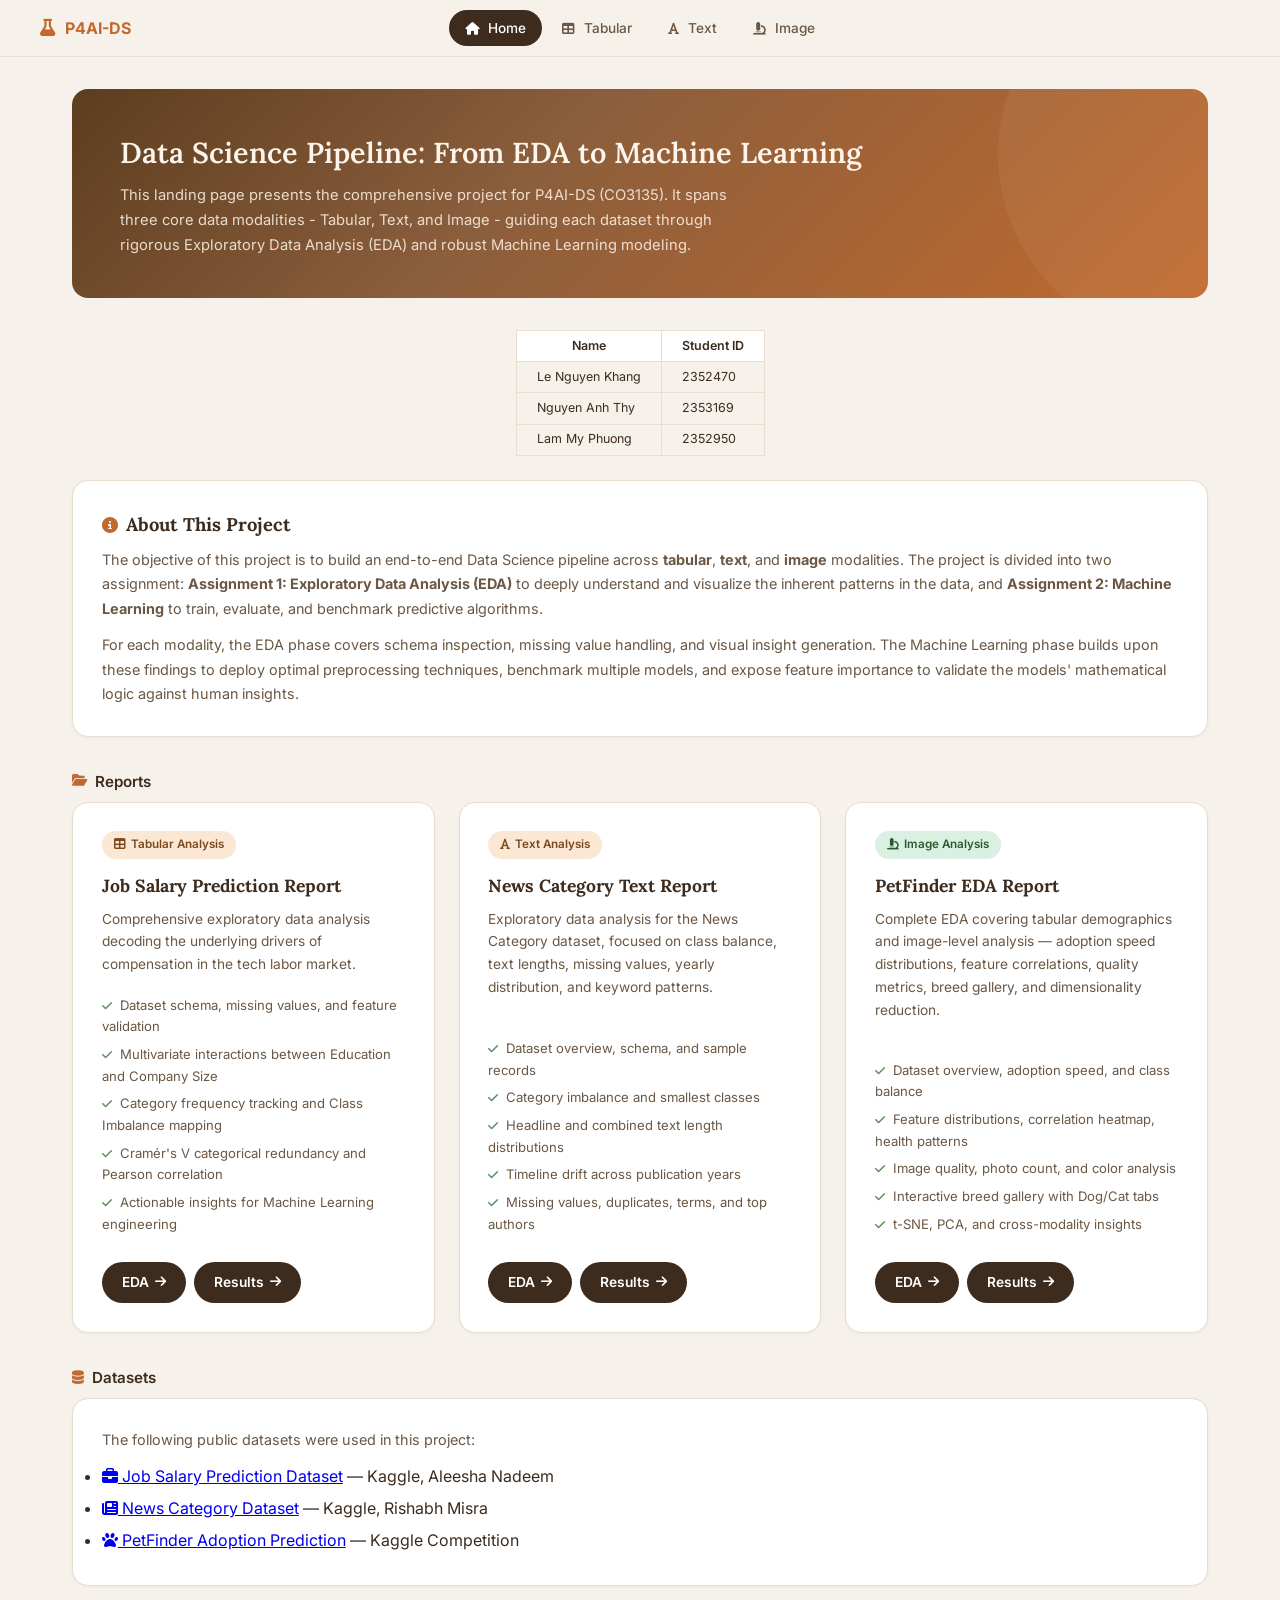
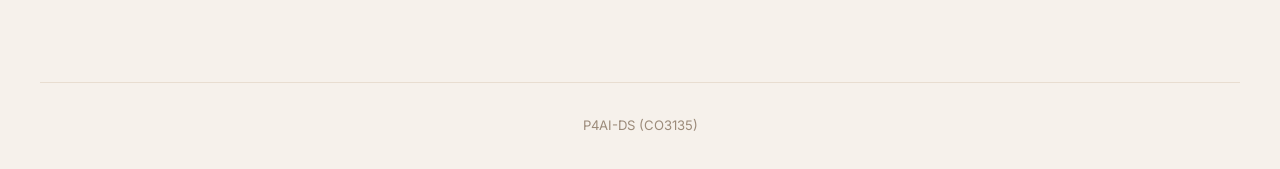
<file: ui/index.html>
<!DOCTYPE html>
<html lang="en">
<head>
    <meta charset="UTF-8">
    <meta name="viewport" content="width=device-width, initial-scale=1.0">
    <title>P4AI-DS EDA Dashboard</title>
    <meta name="description" content="Exploratory Data Analysis dashboard for P4AI-DS course — tabular demographics, image quality, and visual insights.">
    <link rel="stylesheet" href="https://cdnjs.cloudflare.com/ajax/libs/font-awesome/6.5.1/css/all.min.css">
    <link rel="stylesheet" href="style.css">
</head>
<body>

<nav class="site-nav">
    <div class="nav-inner">
        <a href="index.html" class="nav-brand"><i class="fa-solid fa-flask"></i> P4AI-DS</a>
        <div class="nav-links">
            <a href="index.html"><i class="fa-solid fa-house"></i> Home</a>
            <a href="salary_dashboard.html"><i class="fa-solid fa-table"></i> Tabular</a>
            <a href="text.html"><i class="fa-solid fa-font"></i> Text</a>
            <a href="image.html"><i class="fa-solid fa-microscope"></i> Image</a>
        </div>
    </div>
</nav>

<div class="page-container">

    <section class="hero" id="hero">
        <h1>Data Science Pipeline: From EDA to Machine Learning</h1>
        <p>This landing page presents the comprehensive project for P4AI-DS (CO3135). It spans three core data modalities - Tabular, Text, and Image - guiding each dataset through rigorous Exploratory Data Analysis (EDA) and robust Machine Learning modeling.</p>
    </section>

    <table class="footer-members-table" style="margin: 0 auto 1.5rem;">
        <thead>
            <tr><th>Name</th><th>Student ID</th></tr>
        </thead>
        <tbody>
            <tr><td>Le Nguyen Khang</td><td>2352470</td></tr>
            <tr><td>Nguyen Anh Thy</td><td>2353169</td></tr>
            <tr><td>Lam My Phuong</td><td>2352950</td></tr>
        </tbody>
    </table>

    <div class="about-box">
        <h2><i class="fa-solid fa-circle-info"></i> About This Project</h2>
        <p>The objective of this project is to build an end-to-end Data Science pipeline across <strong>tabular</strong>, <strong>text</strong>, and <strong>image</strong> modalities. The project is divided into two assignment: <strong>Assignment 1: Exploratory Data Analysis (EDA)</strong> to deeply understand and visualize the inherent patterns in the data, and <strong>Assignment 2: Machine Learning</strong> to train, evaluate, and benchmark predictive algorithms.</p>
        <p style="margin-top: 0.75rem;">For each modality, the EDA phase covers schema inspection, missing value handling, and visual insight generation. The Machine Learning phase builds upon these findings to deploy optimal preprocessing techniques, benchmark multiple models, and expose feature importance to validate the models' mathematical logic against human insights.</p>
    </div>

    <h2 class="section-title-inline"><i class="fa-solid fa-folder-open"></i> Reports</h2>
    <div class="reports-grid">
        <div class="report-card">
            <span class="badge badge-tabular"><i class="fa-solid fa-table"></i> Tabular Analysis</span>
            <h3>Job Salary Prediction Report</h3>
            <p>Comprehensive exploratory data analysis decoding the underlying drivers of compensation in the tech labor market.</p>
            <ul>
                <li>Dataset schema, missing values, and feature validation</li>
                <li>Multivariate interactions between Education and Company Size</li>
                <li>Category frequency tracking and Class Imbalance mapping</li>
                <li>Cramér's V categorical redundancy and Pearson correlation</li>
                <li>Actionable insights for Machine Learning engineering</li>
            </ul>
            <div style="display:flex;gap:8px;flex-wrap:wrap;">
                <a href="salary_dashboard.html" class="btn-report">EDA <i class="fa-solid fa-arrow-right"></i></a>
                <a href="salary_ml_dashboard.html" class="btn-report">Results <i class="fa-solid fa-arrow-right"></i></a>
            </div>
        </div>
        <div class="report-card">
            <span class="badge badge-tabular"><i class="fa-solid fa-font"></i> Text Analysis</span>
            <h3>News Category Text Report</h3>
            <p>Exploratory data analysis for the News Category dataset, focused on class balance, text lengths, missing values, yearly distribution, and keyword patterns.</p>
            <ul>
                <li>Dataset overview, schema, and sample records</li>
                <li>Category imbalance and smallest classes</li>
                <li>Headline and combined text length distributions</li>
                <li>Timeline drift across publication years</li>
                <li>Missing values, duplicates, terms, and top authors</li>
            </ul>
            <div style="display:flex;gap:8px;flex-wrap:wrap;">
                <a href="text.html" class="btn-report">EDA <i class="fa-solid fa-arrow-right"></i></a>
                <a href="text_results.html" class="btn-report">Results <i class="fa-solid fa-arrow-right"></i></a>
            </div>
        </div>
        <div class="report-card">
            <span class="badge badge-image"><i class="fa-solid fa-microscope"></i> Image Analysis</span>
            <h3>PetFinder EDA Report</h3>
            <p>Complete EDA covering tabular demographics and image-level analysis — adoption speed distributions, feature correlations, quality metrics, breed gallery, and dimensionality reduction.</p>
            <ul>
                <li>Dataset overview, adoption speed, and class balance</li>
                <li>Feature distributions, correlation heatmap, health patterns</li>
                <li>Image quality, photo count, and color analysis</li>
                <li>Interactive breed gallery with Dog/Cat tabs</li>
                <li>t-SNE, PCA, and cross-modality insights</li>
            </ul>
            <div style="display:flex;gap:8px;flex-wrap:wrap;">
                <a href="image.html" class="btn-report">EDA <i class="fa-solid fa-arrow-right"></i></a>
                <a href="image_results.html" class="btn-report">Results <i class="fa-solid fa-arrow-right"></i></a>
            </div>
        </div>
    </div>

    <h2 class="section-title-inline"><i class="fa-solid fa-database"></i> Datasets</h2>
    <div class="about-box">
        <p>The following public datasets were used in this project:</p>
        <ul style="margin-top: 0.5rem; line-height: 2;">
            <li><a href="https://www.kaggle.com/datasets/nalisha/job-salary-prediction-dataset" target="_blank" rel="noopener"><i class="fa-solid fa-briefcase"></i> Job Salary Prediction Dataset</a> — Kaggle, Aleesha Nadeem</li>
            <li><a href="https://www.kaggle.com/datasets/rmisra/news-category-dataset" target="_blank" rel="noopener"><i class="fa-solid fa-newspaper"></i> News Category Dataset</a> — Kaggle, Rishabh Misra</li>
            <li><a href="https://www.kaggle.com/competitions/petfinder-adoption-prediction/data" target="_blank" rel="noopener"><i class="fa-solid fa-paw"></i> PetFinder Adoption Prediction</a> — Kaggle Competition</li>
        </ul>
    </div>

</div>

<footer class="site-footer">
    <p>P4AI-DS (CO3135)</p>
</footer>

<script src="script.js"></script>
</body>
</html>
</file>
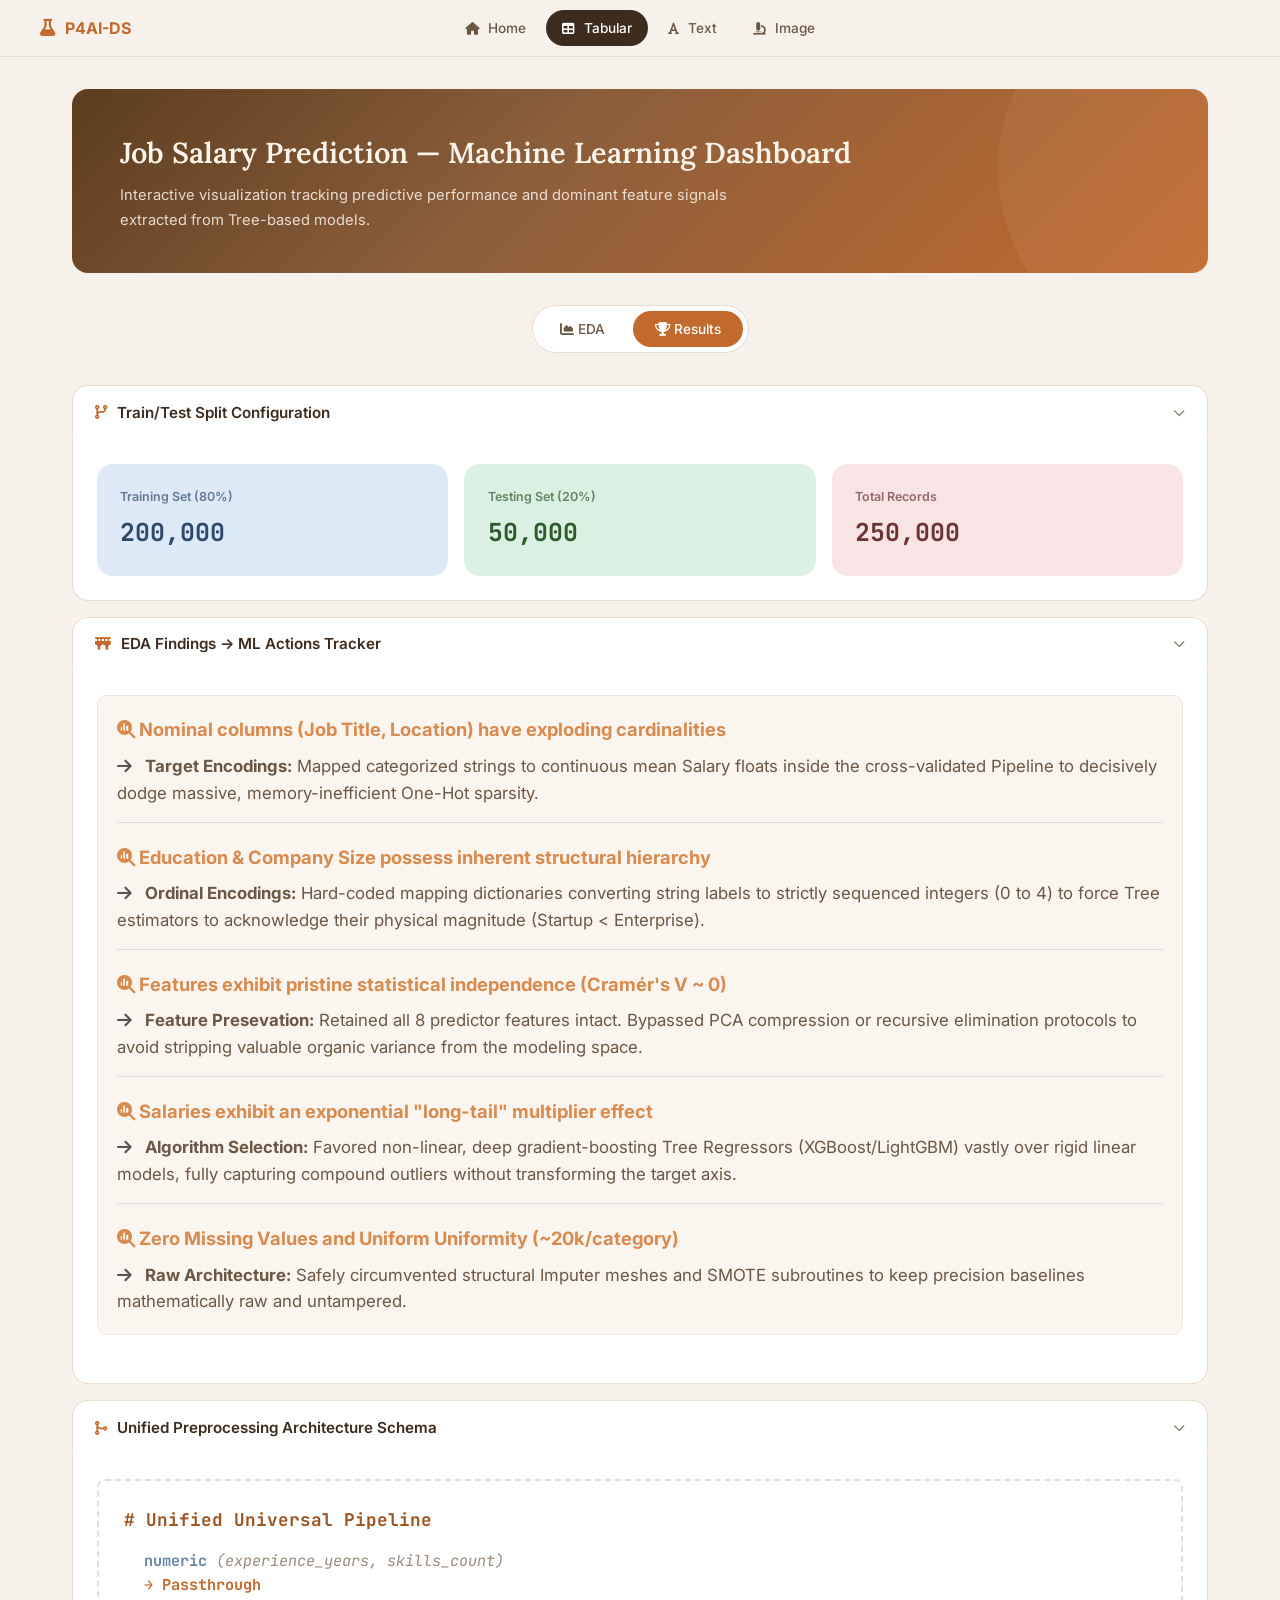
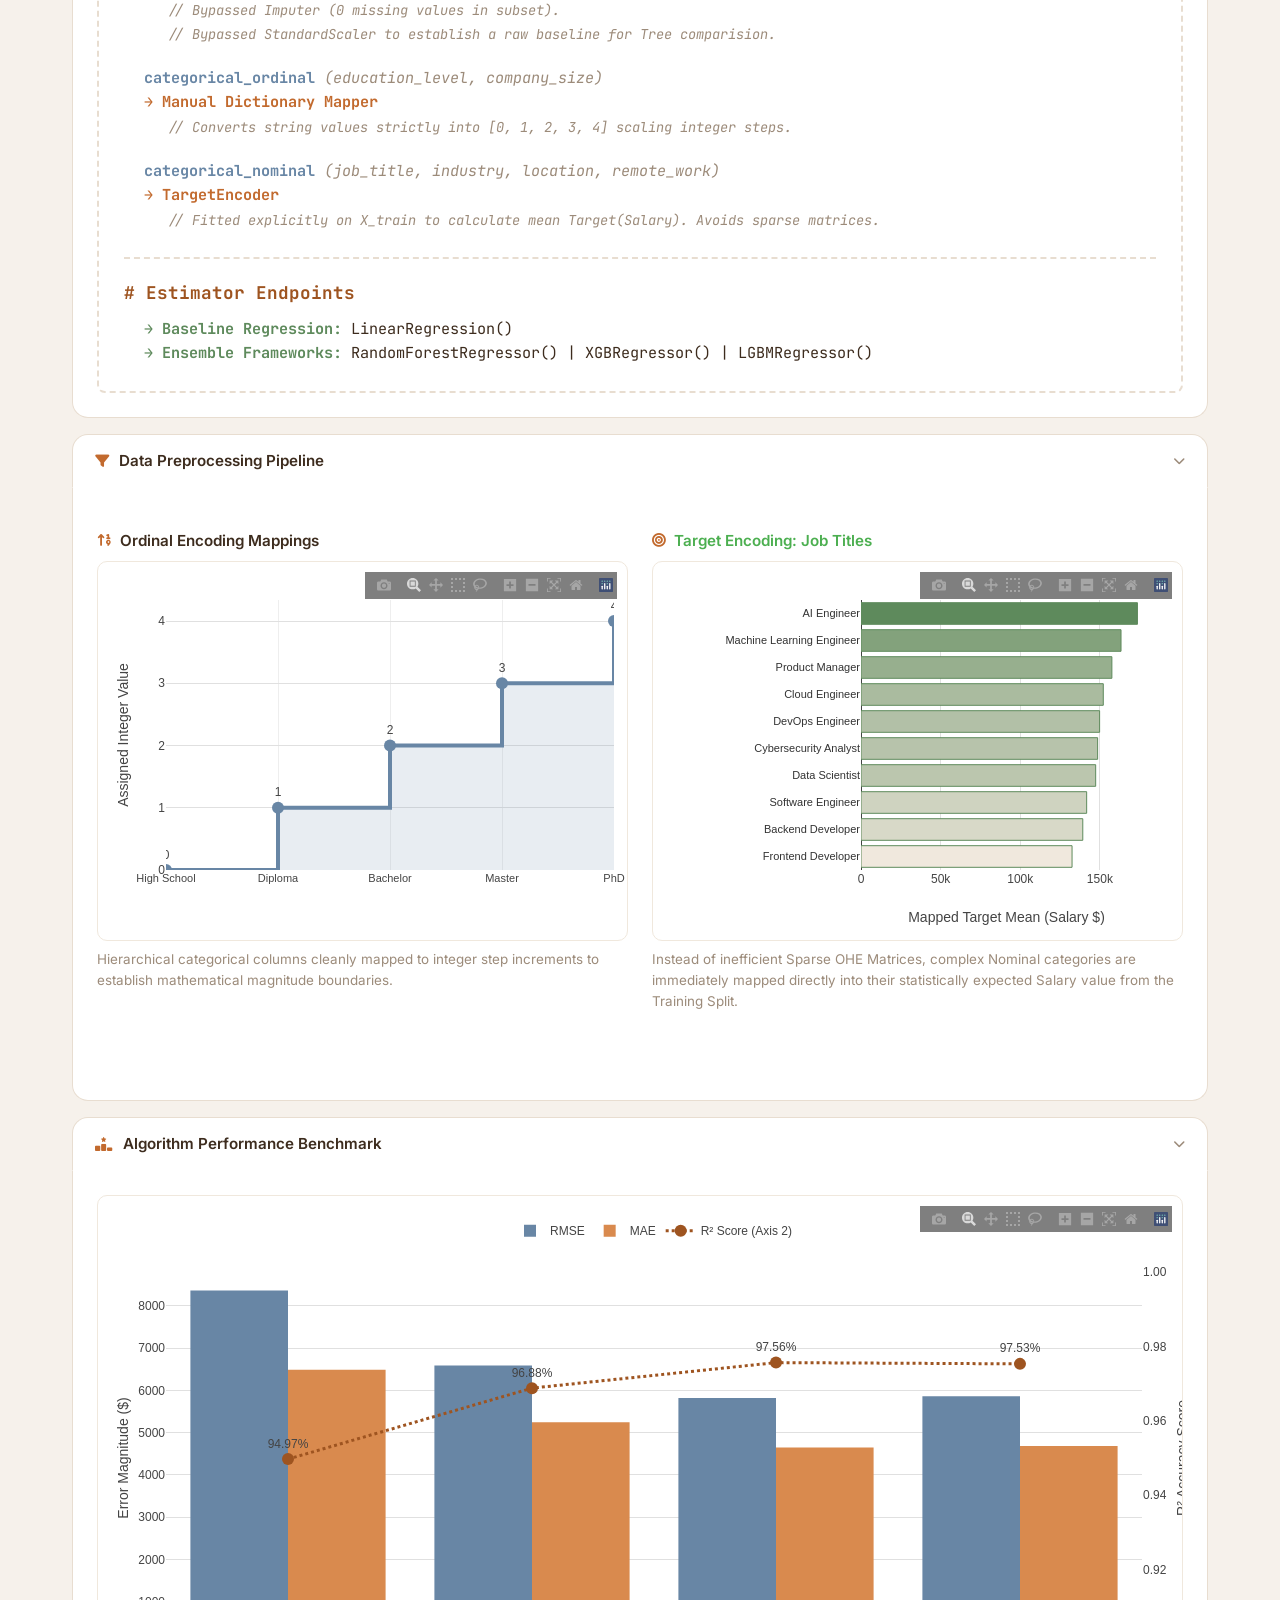
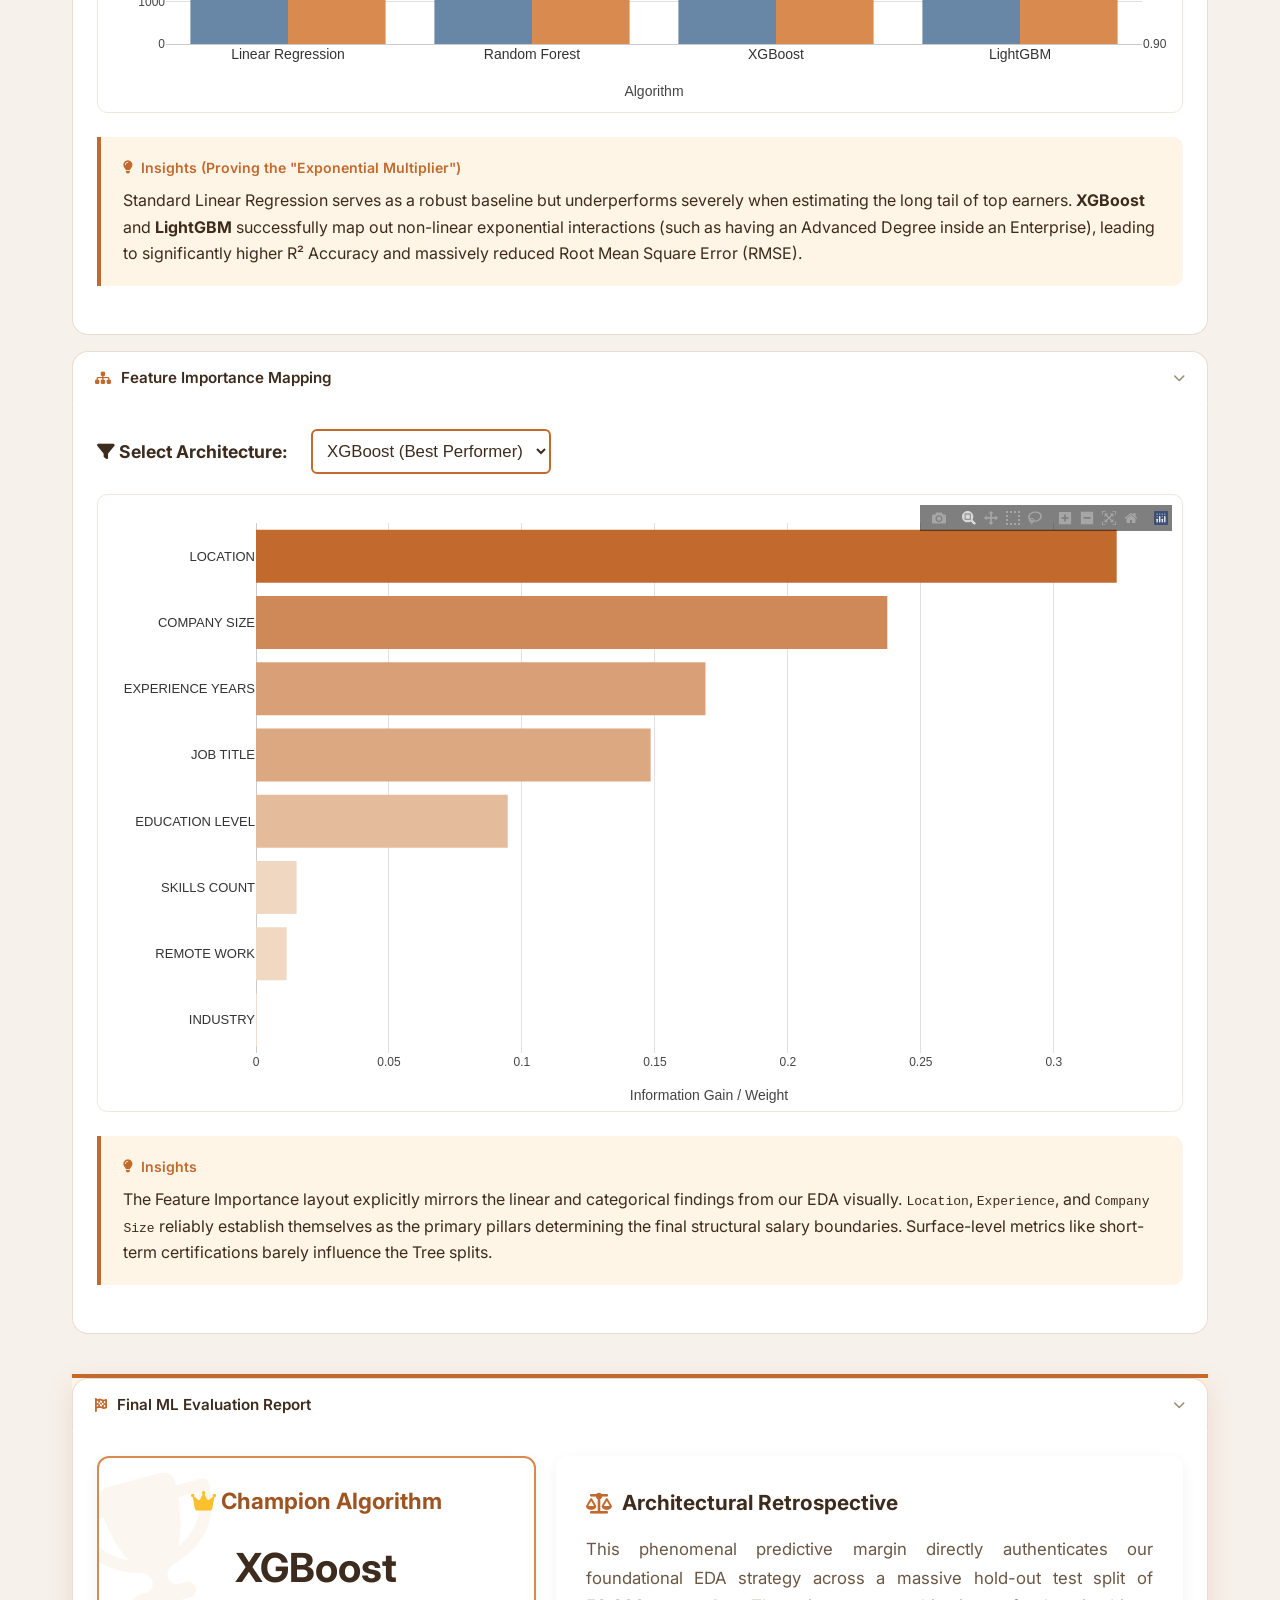
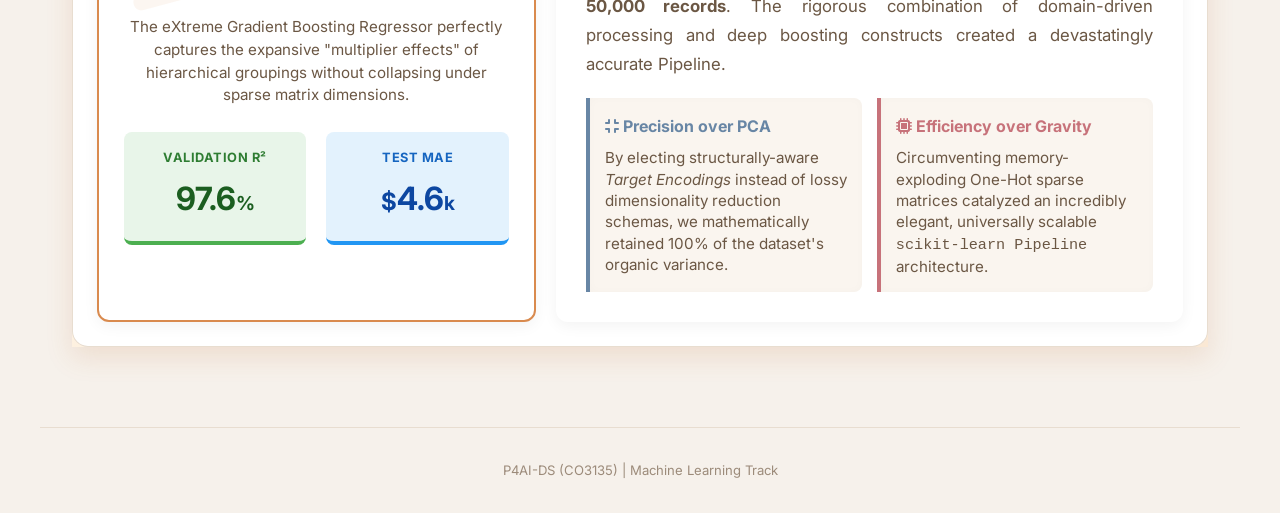
<file: ui/salary_ml_dashboard.html>
<!DOCTYPE html>
<html lang="en">
<head>
    <meta charset="UTF-8">
    <meta name="viewport" content="width=device-width, initial-scale=1.0">
    <title>Tabular ML Dashboard — Job Salary</title>
    <meta name="description" content="Machine Learning evaluation metrics and Feature Importances for the Job Salary Prediction task.">
    <link rel="stylesheet" href="https://cdnjs.cloudflare.com/ajax/libs/font-awesome/6.5.1/css/all.min.css">
    <link rel="stylesheet" href="style.css">
    <script src="https://cdn.plot.ly/plotly-2.32.0.min.js"></script>
</head>
<body>

    <nav class="site-nav">
        <div class="nav-inner">
            <a href="index.html" class="nav-brand"><i class="fa-solid fa-flask"></i> P4AI-DS</a>
            <div class="nav-links">
                <a href="index.html"><i class="fa-solid fa-house"></i> Home</a>
                <a href="salary_dashboard.html" class="active"><i class="fa-solid fa-table"></i> Tabular</a>
                <a href="text.html"><i class="fa-solid fa-font"></i> Text</a>
                <a href="image.html"><i class="fa-solid fa-microscope"></i> Image</a>
            </div>
        </div>
    </nav>

    <div class="page-container">
        <section class="hero">
            <h1>Job Salary Prediction — Machine Learning Dashboard</h1>
            <p>Interactive visualization tracking predictive performance and dominant feature signals extracted from Tree-based models.</p>
        </section>

        <div style="display:flex;gap:6px;background:var(--surface);border:1px solid var(--border);border-radius:30px;padding:5px;width:fit-content;margin:0 auto 2rem;">
            <a href="salary_dashboard.html" style="padding:7px 22px;border-radius:24px;font-size:.85rem;font-weight:500;color:var(--text-secondary);text-decoration:none;transition:.2s;"><i class="fa-solid fa-chart-area"></i> EDA</a>
            <a href="salary_ml_dashboard.html" style="padding:7px 22px;border-radius:24px;font-size:.85rem;font-weight:500;background:var(--primary);color:#fff;text-decoration:none;"><i class="fa-solid fa-trophy"></i> Results</a>
        </div>

        <!-- Train/Test Split Overview -->
        <div class="eda-section" id="section-split">
            <div class="section-header" onclick="toggleSection(this)">
                <h2><i class="fa-solid fa-code-branch"></i> Train/Test Split Configuration</h2>
                <span class="collapse-icon"><i class="fa-solid fa-chevron-down"></i></span>
            </div>
            <div class="section-body">
                <div class="stats-grid" style="margin-bottom: 0;">
                    <div class="stat-card stat-blue">
                        <div class="stat-label">Training Set (80%)</div>
                        <div class="stat-value">200,000</div>
                    </div>
                    <div class="stat-card stat-green">
                        <div class="stat-label">Testing Set (20%)</div>
                        <div class="stat-value">50,000</div>
                    </div>
                    <div class="stat-card stat-brown">
                        <div class="stat-label">Total Records</div>
                        <div class="stat-value">250,000</div>
                    </div>
                </div>
            </div>
        </div>

        <!-- EDA to ML Bridge -->
        <div class="eda-section" id="section-eda-ml-bridge" style="background-color: var(--card-cream);">
            <div class="section-header" onclick="toggleSection(this)">
                <h2><i class="fa-solid fa-bridge"></i> EDA Findings &rarr; ML Actions Tracker</h2>
                <span class="collapse-icon"><i class="fa-solid fa-chevron-down"></i></span>
            </div>
            <div class="section-body">
                <div class="desc-box" style="font-size: 1.05rem; line-height: 1.6;">
                    
                    <div class="bridge-item" style="margin-bottom: 20px; border-bottom: 1px solid #ddd; padding-bottom: 15px;">
                        <h4 style="margin: 0 0 8px 0; color: #D98A4E; font-size: 1.15rem;"><i class="fa-solid fa-magnifying-glass-chart"></i> Nominal columns (Job Title, Location) have exploding cardinalities</h4>
                        <p style="margin: 0;"><i class="fa-solid fa-arrow-right" style="color: #555; margin-right: 8px;"></i> <strong>Target Encodings:</strong> Mapped categorized strings to continuous mean Salary floats inside the cross-validated Pipeline to decisively dodge massive, memory-inefficient One-Hot sparsity.</p>
                    </div>

                    <div class="bridge-item" style="margin-bottom: 20px; border-bottom: 1px solid #ddd; padding-bottom: 15px;">
                        <h4 style="margin: 0 0 8px 0; color: #D98A4E; font-size: 1.15rem;"><i class="fa-solid fa-magnifying-glass-chart"></i> Education & Company Size possess inherent structural hierarchy</h4>
                        <p style="margin: 0;"><i class="fa-solid fa-arrow-right" style="color: #555; margin-right: 8px;"></i> <strong>Ordinal Encodings:</strong> Hard-coded mapping dictionaries converting string labels to strictly sequenced integers (0 to 4) to force Tree estimators to acknowledge their physical magnitude (Startup < Enterprise).</p>
                    </div>

                    <div class="bridge-item" style="margin-bottom: 20px; border-bottom: 1px solid #ddd; padding-bottom: 15px;">
                        <h4 style="margin: 0 0 8px 0; color: #D98A4E; font-size: 1.15rem;"><i class="fa-solid fa-magnifying-glass-chart"></i> Features exhibit pristine statistical independence (Cramér's V ~ 0)</h4>
                        <p style="margin: 0;"><i class="fa-solid fa-arrow-right" style="color: #555; margin-right: 8px;"></i> <strong>Feature Presevation:</strong> Retained all 8 predictor features intact. Bypassed PCA compression or recursive elimination protocols to avoid stripping valuable organic variance from the modeling space.</p>
                    </div>

                    <div class="bridge-item" style="margin-bottom: 20px; border-bottom: 1px solid #ddd; padding-bottom: 15px;">
                        <h4 style="margin: 0 0 8px 0; color: #D98A4E; font-size: 1.15rem;"><i class="fa-solid fa-magnifying-glass-chart"></i> Salaries exhibit an exponential "long-tail" multiplier effect</h4>
                        <p style="margin: 0;"><i class="fa-solid fa-arrow-right" style="color: #555; margin-right: 8px;"></i> <strong>Algorithm Selection:</strong> Favored non-linear, deep gradient-boosting Tree Regressors (XGBoost/LightGBM) vastly over rigid linear models, fully capturing compound outliers without transforming the target axis.</p>
                    </div>

                    <div class="bridge-item" style="margin-bottom: 0;">
                        <h4 style="margin: 0 0 8px 0; color: #D98A4E; font-size: 1.15rem;"><i class="fa-solid fa-magnifying-glass-chart"></i> Zero Missing Values and Uniform Uniformity (~20k/category)</h4>
                        <p style="margin: 0;"><i class="fa-solid fa-arrow-right" style="color: #555; margin-right: 8px;"></i> <strong>Raw Architecture:</strong> Safely circumvented structural Imputer meshes and SMOTE subroutines to keep precision baselines mathematically raw and untampered.</p>
                    </div>

                </div>
            </div>
        </div>

        <!-- Pipeline Routing Schematic -->
        <div class="eda-section" id="section-pipeline-routing">
            <div class="section-header" onclick="toggleSection(this)">
                <h2><i class="fa-solid fa-code-merge"></i> Unified Preprocessing Architecture Schema</h2>
                <span class="collapse-icon"><i class="fa-solid fa-chevron-down"></i></span>
            </div>
            <div class="section-body">
                <div class="pipeline-schema" style="font-family: 'JetBrains Mono', 'Courier New', Courier, monospace; background-color: var(--surface); color: var(--text); padding: 25px; border-radius: 8px; border: 2px dashed var(--border); overflow-x: auto; font-size: 0.95rem; line-height: 1.6;">
                    <div style="color: var(--primary-dark); font-weight: bold; margin-bottom: 15px; font-size: 1.1rem;"># Unified Universal Pipeline</div>
                    
                    <div style="margin-left: 20px; margin-bottom: 20px;">
                        <span style="color: var(--accent-blue); font-weight: bold;">numeric</span> <i style="color: var(--text-muted);">(experience_years, skills_count)</i><br>
                        <span style="color: var(--primary); font-weight: bold;">&rarr; Passthrough</span> <br>
                        <span style="color: var(--text-muted); font-style: italic; font-size: 0.9em; margin-left: 24px;">// Bypassed Imputer (0 missing values in subset).</span><br>
                        <span style="color: var(--text-muted); font-style: italic; font-size: 0.9em; margin-left: 24px;">// Bypassed StandardScaler to establish a raw baseline for Tree comparision.</span>
                    </div>

                    <div style="margin-left: 20px; margin-bottom: 20px;">
                        <span style="color: var(--accent-blue); font-weight: bold;">categorical_ordinal</span> <i style="color: var(--text-muted);">(education_level, company_size)</i><br>
                        <span style="color: var(--primary); font-weight: bold;">&rarr; Manual Dictionary Mapper</span> <br>
                        <span style="color: var(--text-muted); font-style: italic; font-size: 0.9em; margin-left: 24px;">// Converts string values strictly into [0, 1, 2, 3, 4] scaling integer steps.</span>
                    </div>

                    <div style="margin-left: 20px; margin-bottom: 20px;">
                        <span style="color: var(--accent-blue); font-weight: bold;">categorical_nominal</span> <i style="color: var(--text-muted);">(job_title, industry, location, remote_work)</i><br>
                        <span style="color: var(--primary); font-weight: bold;">&rarr; TargetEncoder</span><br>
                        <span style="color: var(--text-muted); font-style: italic; font-size: 0.9em; margin-left: 24px;">// Fitted explicitly on X_train to calculate mean Target(Salary). Avoids sparse matrices.</span>
                    </div>

                    <div style="margin-top: 25px; padding-top: 20px; border-top: 2px dashed var(--border); color: var(--primary-dark); font-weight: bold; font-size: 1.1rem;"># Estimator Endpoints</div>
                    <div style="margin-left: 20px; margin-top: 10px;">
                        <span style="color: var(--accent-green); font-weight: bold;">&rarr; Baseline Regression:</span> LinearRegression()<br>
                        <span style="color: var(--accent-green); font-weight: bold;">&rarr; Ensemble Frameworks:</span> RandomForestRegressor() | XGBRegressor() | LGBMRegressor()
                    </div>
                </div>
            </div>
        </div>

        <!-- Preprocessing Pipeline Overview -->
        <div class="eda-section" id="section-preprocessing">
            <div class="section-header" onclick="toggleSection(this)">
                <h2><i class="fa-solid fa-filter"></i> Data Preprocessing Pipeline</h2>
                <span class="collapse-icon"><i class="fa-solid fa-chevron-down"></i></span>
            </div>
            <div class="section-body">
                <div class="charts-row" style="margin-bottom: 2rem;">
                    <div class="chart-container">
                        <h3 class="section-title-inline"><i class="fa-solid fa-sort-numeric-up"></i> Ordinal Encoding Mappings</h3>
                        <div class="chart-box" id="chart-ordinal" style="height: 380px;"></div>
                        <p class="chart-description">Hierarchical categorical columns cleanly mapped to integer step increments to establish mathematical magnitude boundaries.</p>
                    </div>
                    <div class="chart-container">
                        <h3 class="section-title-inline" style="color: #4CAF50;"><i class="fa-solid fa-bullseye"></i> Target Encoding: Job Titles</h3>
                        <div class="chart-box" id="chart-target" style="height: 380px;"></div>
                        <p class="chart-description">Instead of inefficient Sparse OHE Matrices, complex Nominal categories are immediately mapped directly into their statistically expected Salary value from the Training Split.</p>
                    </div>
                </div>
            </div>
        </div>

        <!-- Model Metrics -->
        <div class="eda-section" id="section-metrics">
            <div class="section-header" onclick="toggleSection(this)">
                <h2><i class="fa-solid fa-ranking-star"></i> Algorithm Performance Benchmark</h2>
                <span class="collapse-icon"><i class="fa-solid fa-chevron-down"></i></span>
            </div>
            <div class="section-body">
                <div class="chart-container">
                    <div class="chart-box" id="chart-model-metrics"></div>
                </div>
                <div class="insight-box">
                    <h4><i class="fa-solid fa-lightbulb"></i> Insights (Proving the "Exponential Multiplier")</h4>
                    <p>Standard Linear Regression serves as a robust baseline but underperforms severely when estimating the long tail of top earners. <strong>XGBoost</strong> and <strong>LightGBM</strong> successfully map out non-linear exponential interactions (such as having an Advanced Degree inside an Enterprise), leading to significantly higher R² Accuracy and massively reduced Root Mean Square Error (RMSE).</p>
                </div>
            </div>
        </div>

        <!-- Feature Importance -->
        <div class="eda-section" id="section-importance">
            <div class="section-header" onclick="toggleSection(this)">
                <h2><i class="fa-solid fa-sitemap"></i> Feature Importance Mapping</h2>
                <span class="collapse-icon"><i class="fa-solid fa-chevron-down"></i></span>
            </div>
            <div class="section-body">
                <div class="gallery-controls" style="margin-bottom: 20px;">
                    <label for="model-selector" style="font-weight: bold; font-size: 1.1rem; margin-right: 15px;"><i class="fa-solid fa-filter"></i> Select Architecture:</label>
                    <select id="model-selector" onchange="renderFeatureImportance()" style="padding: 10px; font-size: 1.05rem; border: 2px solid var(--primary); border-radius: 6px; cursor: pointer; background-color: var(--surface); color: var(--text);">
                        <option value="XGBoost" selected>XGBoost (Best Performer)</option>
                        <option value="LightGBM">LightGBM</option>
                        <option value="Random Forest">Random Forest</option>
                    </select>
                </div>
                <div class="chart-container">
                    <div class="chart-box" id="chart-feature-importance"></div>
                </div>
                <div class="insight-box">
                    <h4><i class="fa-solid fa-lightbulb"></i> Insights</h4>
                    <p>The Feature Importance layout explicitly mirrors the linear and categorical findings from our EDA visually. <code>Location</code>, <code>Experience</code>, and <code>Company Size</code> reliably establish themselves as the primary pillars determining the final structural salary boundaries. Surface-level metrics like short-term certifications barely influence the Tree splits.</p>
                </div>
            </div>
        </div>

        <!-- Final ML Report -->
        <div class="eda-section" id="section-final-report" style="background: linear-gradient(135deg, #FFF5E6 0%, #fae8d4 100%); border-top: 4px solid var(--primary); margin-top: 40px; box-shadow: 0 10px 25px rgba(194, 106, 46, 0.15);">
            <div class="section-header" onclick="toggleSection(this)">
                <h2><i class="fa-solid fa-flag-checkered"></i> Final ML Evaluation Report</h2>
                <span class="collapse-icon"><i class="fa-solid fa-chevron-down"></i></span>
            </div>
            <div class="section-body">
                
                <div style="display: flex; flex-wrap: wrap; gap: 20px; align-items: stretch;">
                    
                    <!-- Left Column: The Champion Model -->
                    <div style="flex: 1 1 350px; background-color: var(--surface); border-radius: 12px; padding: 25px; box-shadow: 0 4px 15px rgba(0,0,0,0.05); text-align: center; border: 2px solid var(--primary-light); position: relative; overflow: hidden;">
                        <div style="position: absolute; top: -20px; left: -20px; font-size: 8rem; color: rgba(217, 138, 78, 0.08); transform: rotate(-15deg); pointer-events: none;">
                            <i class="fa-solid fa-trophy"></i>
                        </div>
                        <h3 style="color: var(--primary-dark); font-size: 1.4rem; margin-top: 0; z-index: 2; position: relative;"><i class="fa-solid fa-crown" style="color: #FBC02D;"></i> Champion Algorithm</h3>
                        <h2 style="font-size: 2.5rem; margin: 15px 0; color: var(--text); z-index: 2; position: relative;">XGBoost</h2>
                        <p style="color: var(--text-secondary); font-size: 0.95rem; line-height: 1.5; text-align: center; z-index: 2; position: relative;">The eXtreme Gradient Boosting Regressor perfectly captures the expansive "multiplier effects" of hierarchical groupings without collapsing under sparse matrix dimensions.</p>
                        
                        <div style="display: flex; justify-content: space-around; margin-top: 25px; z-index: 2; position: relative;">
                            <div style="background-color: #E8F5E9; padding: 15px; border-radius: 8px; border-bottom: 4px solid #4CAF50; flex: 1; margin-right: 10px;">
                                <div style="font-size: 0.8rem; color: #2E7D32; font-weight: bold; text-transform: uppercase; letter-spacing: 0.5px;">Validation R&sup2;</div>
                                <div style="font-size: 2rem; font-weight: bold; color: #1B5E20; margin-top: 5px;">97.6<span style="font-size: 1.2rem;">%</span></div>
                            </div>
                            <div style="background-color: #E3F2FD; padding: 15px; border-radius: 8px; border-bottom: 4px solid #2196F3; flex: 1; margin-left: 10px;">
                                <div style="font-size: 0.8rem; color: #1565C0; font-weight: bold; text-transform: uppercase; letter-spacing: 0.5px;">Test MAE</div>
                                <div style="font-size: 2rem; font-weight: bold; color: #0D47A1; margin-top: 5px;"><span style="font-size: 1.5rem;">$</span>4.6<span style="font-size: 1.2rem;">k</span></div>
                            </div>
                        </div>
                    </div>

                    <!-- Right Column: Retrospective -->
                    <div style="flex: 2 1 450px; display: flex; flex-direction: column; justify-content: center; background-color: var(--surface); border-radius: 12px; padding: 30px; box-shadow: 0 4px 15px rgba(0,0,0,0.05);">
                        <h4 style="color: var(--text); font-size: 1.3rem; margin-top: 0; margin-bottom: 15px; display: flex; align-items: center; gap: 10px;">
                            <i class="fa-solid fa-scale-balanced" style="color: var(--primary);"></i> Architectural Retrospective
                        </h4>
                        
                        <p style="font-size: 1.05rem; line-height: 1.7; color: var(--text-secondary); text-align: justify; margin-bottom: 20px;">
                            This phenomenal predictive margin directly authenticates our foundational EDA strategy across a massive hold-out test split of <strong>50,000 records</strong>. The rigorous combination of domain-driven processing and deep boosting constructs created a devastatingly accurate Pipeline.
                        </p>
                        
                        <div style="display: grid; grid-template-columns: repeat(auto-fit, minmax(200px, 1fr)); gap: 15px;">
                            <div style="padding: 15px; background-color: var(--surface-warm); border-left: 4px solid var(--accent-blue); border-radius: 0 8px 8px 0; box-shadow: inset 0 0 10px rgba(0,0,0,0.02);">
                                <strong style="display: block; color: var(--accent-blue); margin-bottom: 8px;"><i class="fa-solid fa-compress"></i> Precision over PCA</strong>
                                <span style="font-size: 0.95rem; color: var(--text-secondary); line-height: 1.4; display: block;">By electing structurally-aware <em>Target Encodings</em> instead of lossy dimensionality reduction schemas, we mathematically retained 100% of the dataset's organic variance.</span>
                            </div>
                            <div style="padding: 15px; background-color: var(--surface-warm); border-left: 4px solid var(--accent-rose); border-radius: 0 8px 8px 0; box-shadow: inset 0 0 10px rgba(0,0,0,0.02);">
                                <strong style="display: block; color: var(--accent-rose); margin-bottom: 8px;"><i class="fa-solid fa-microchip"></i> Efficiency over Gravity</strong>
                                <span style="font-size: 0.95rem; color: var(--text-secondary); line-height: 1.4; display: block;">Circumventing memory-exploding One-Hot sparse matrices catalyzed an incredibly elegant, universally scalable <code>scikit-learn Pipeline</code> architecture.</span>
                            </div>
                        </div>

                    </div>
                </div>

            </div>
        </div>

    </div>

    <footer class="site-footer">
        <p>P4AI-DS (CO3135) | Machine Learning Track</p>
    </footer>

    <script src="script.js"></script>
    <script src="salary_ml_dashboard.js"></script>
</body>
</html>
</file>
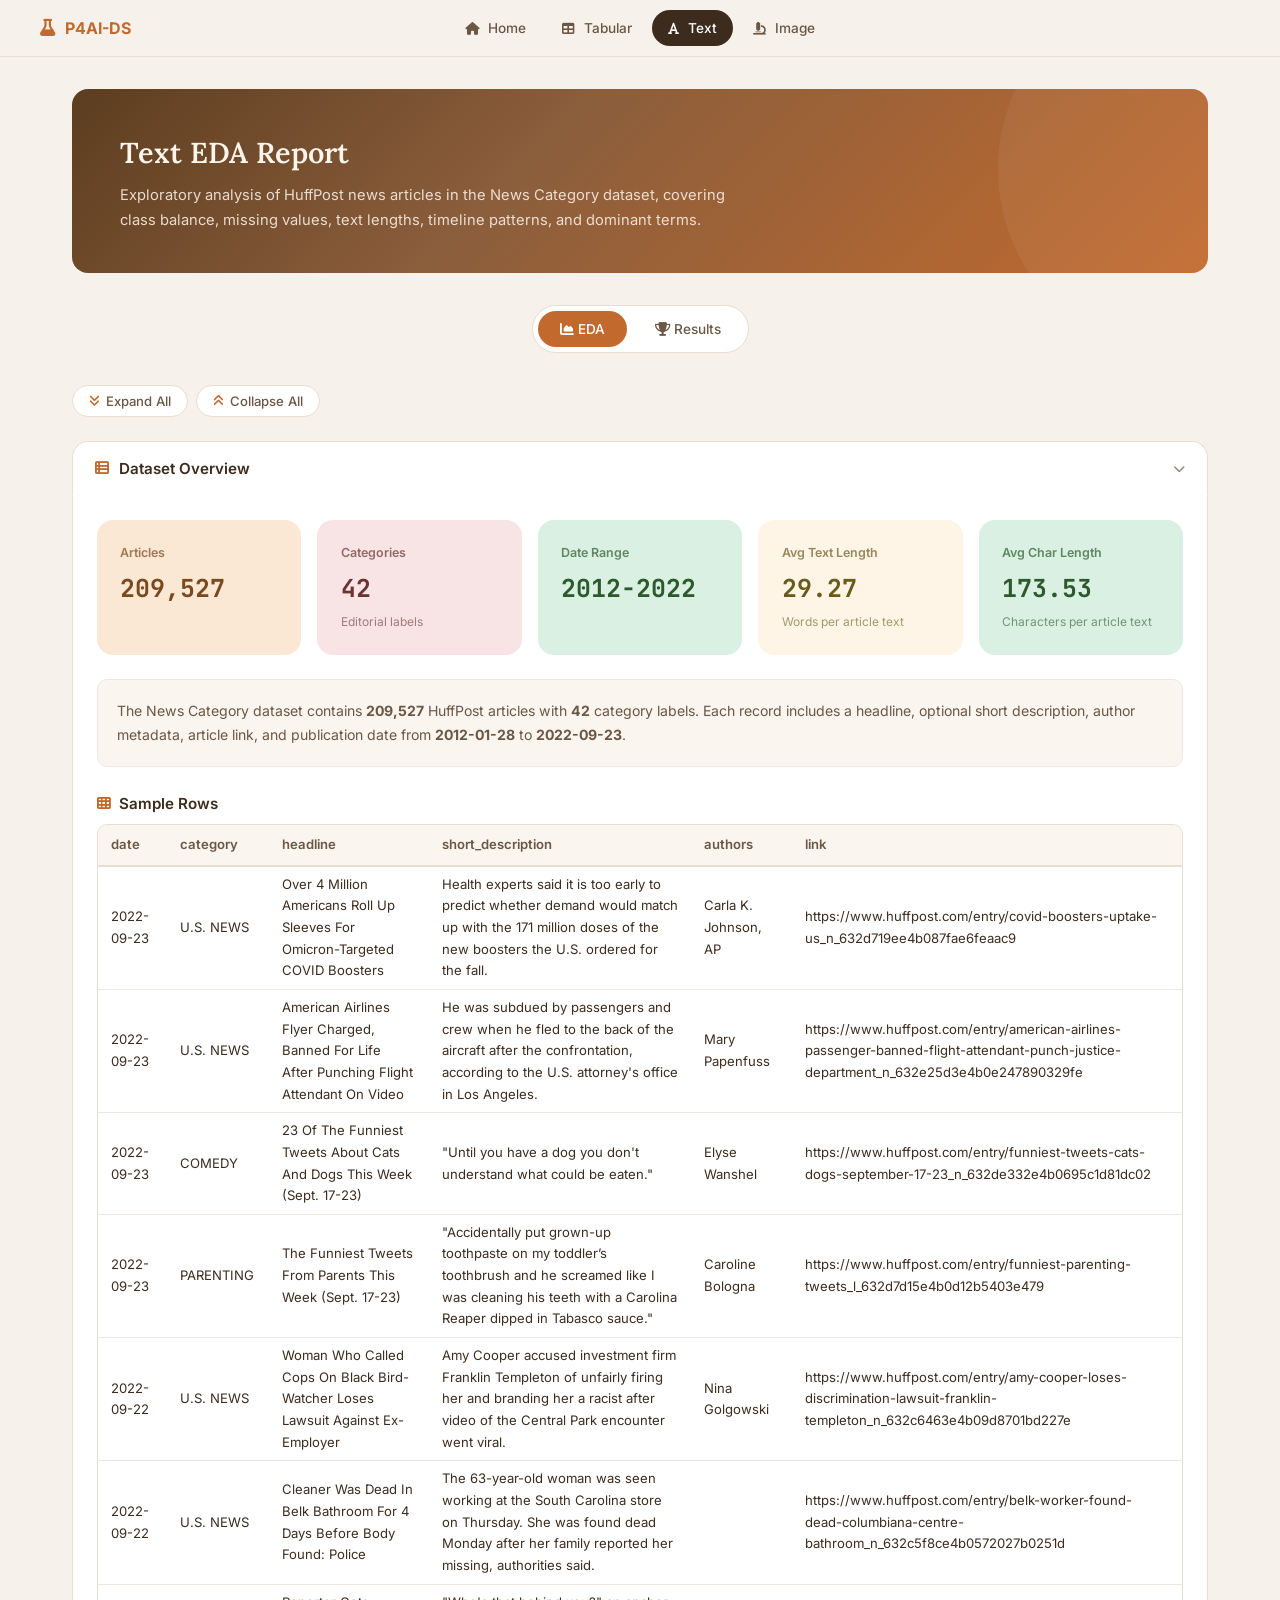
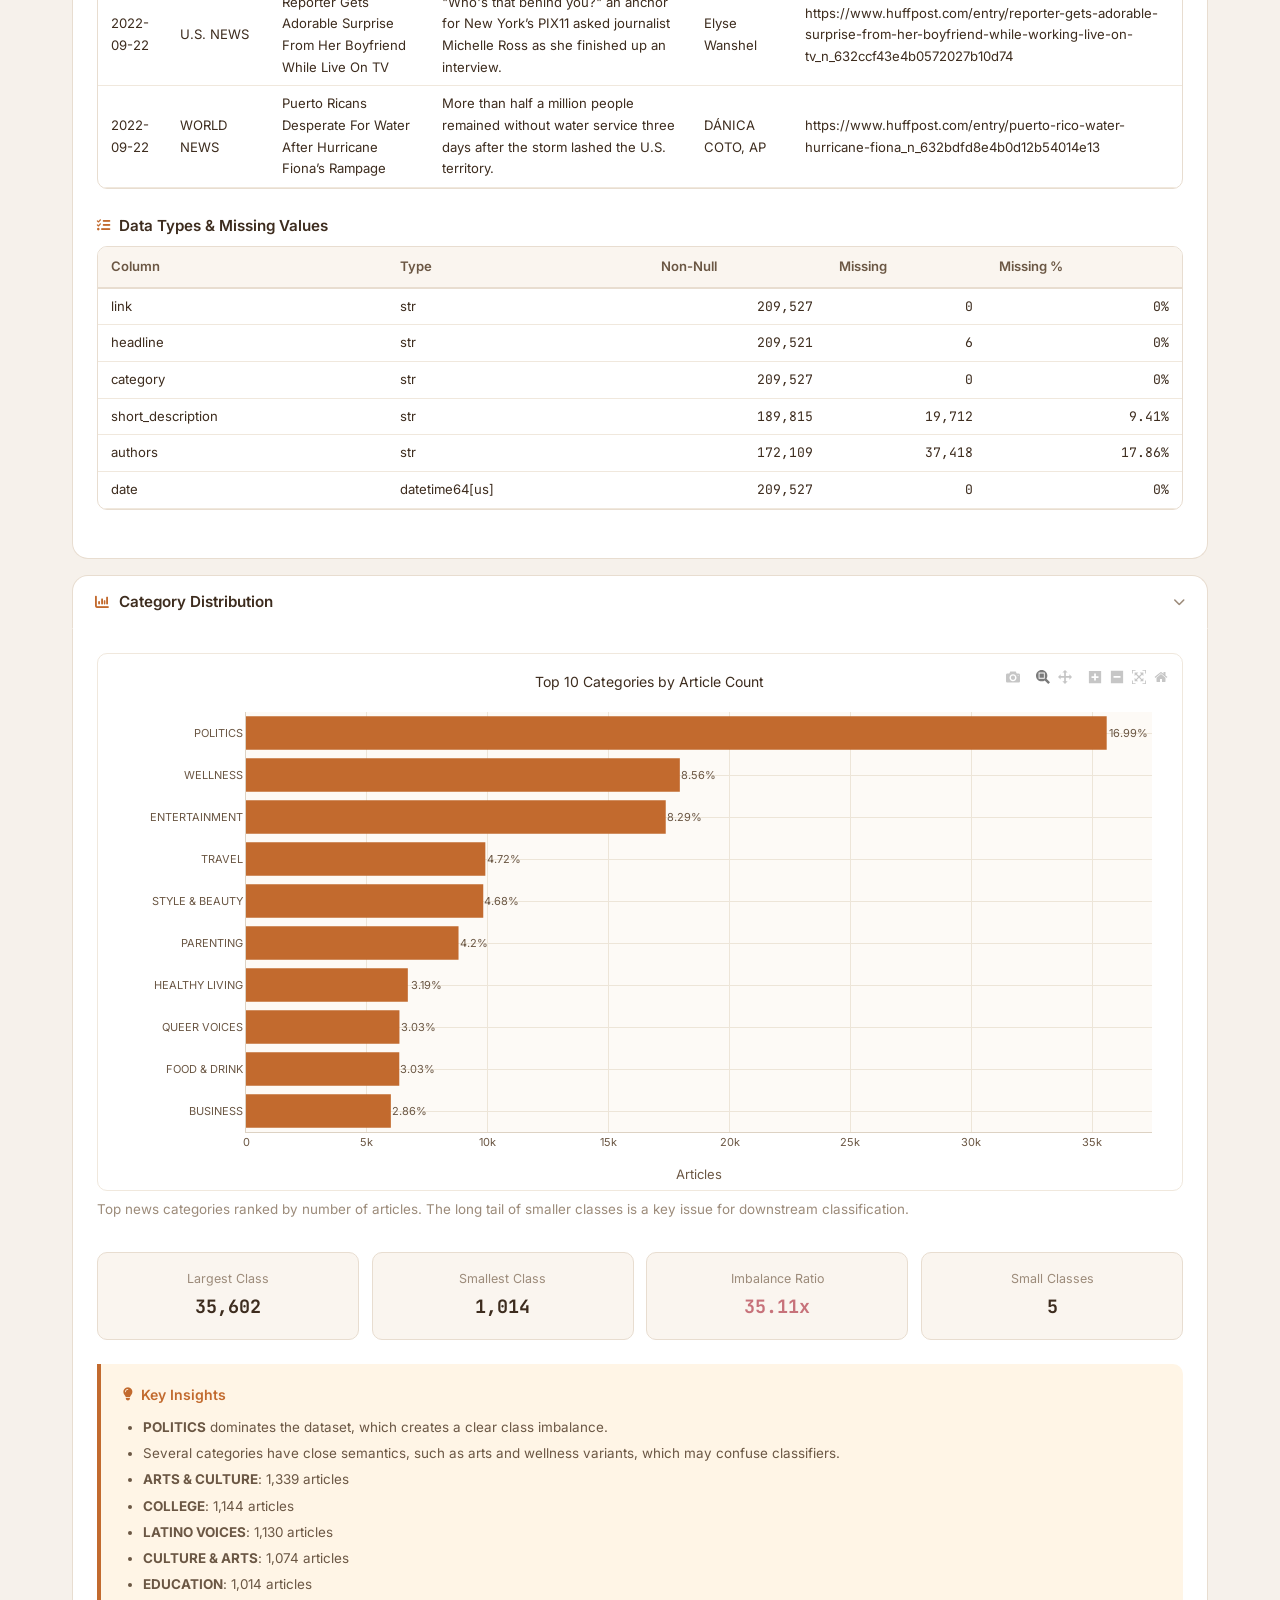
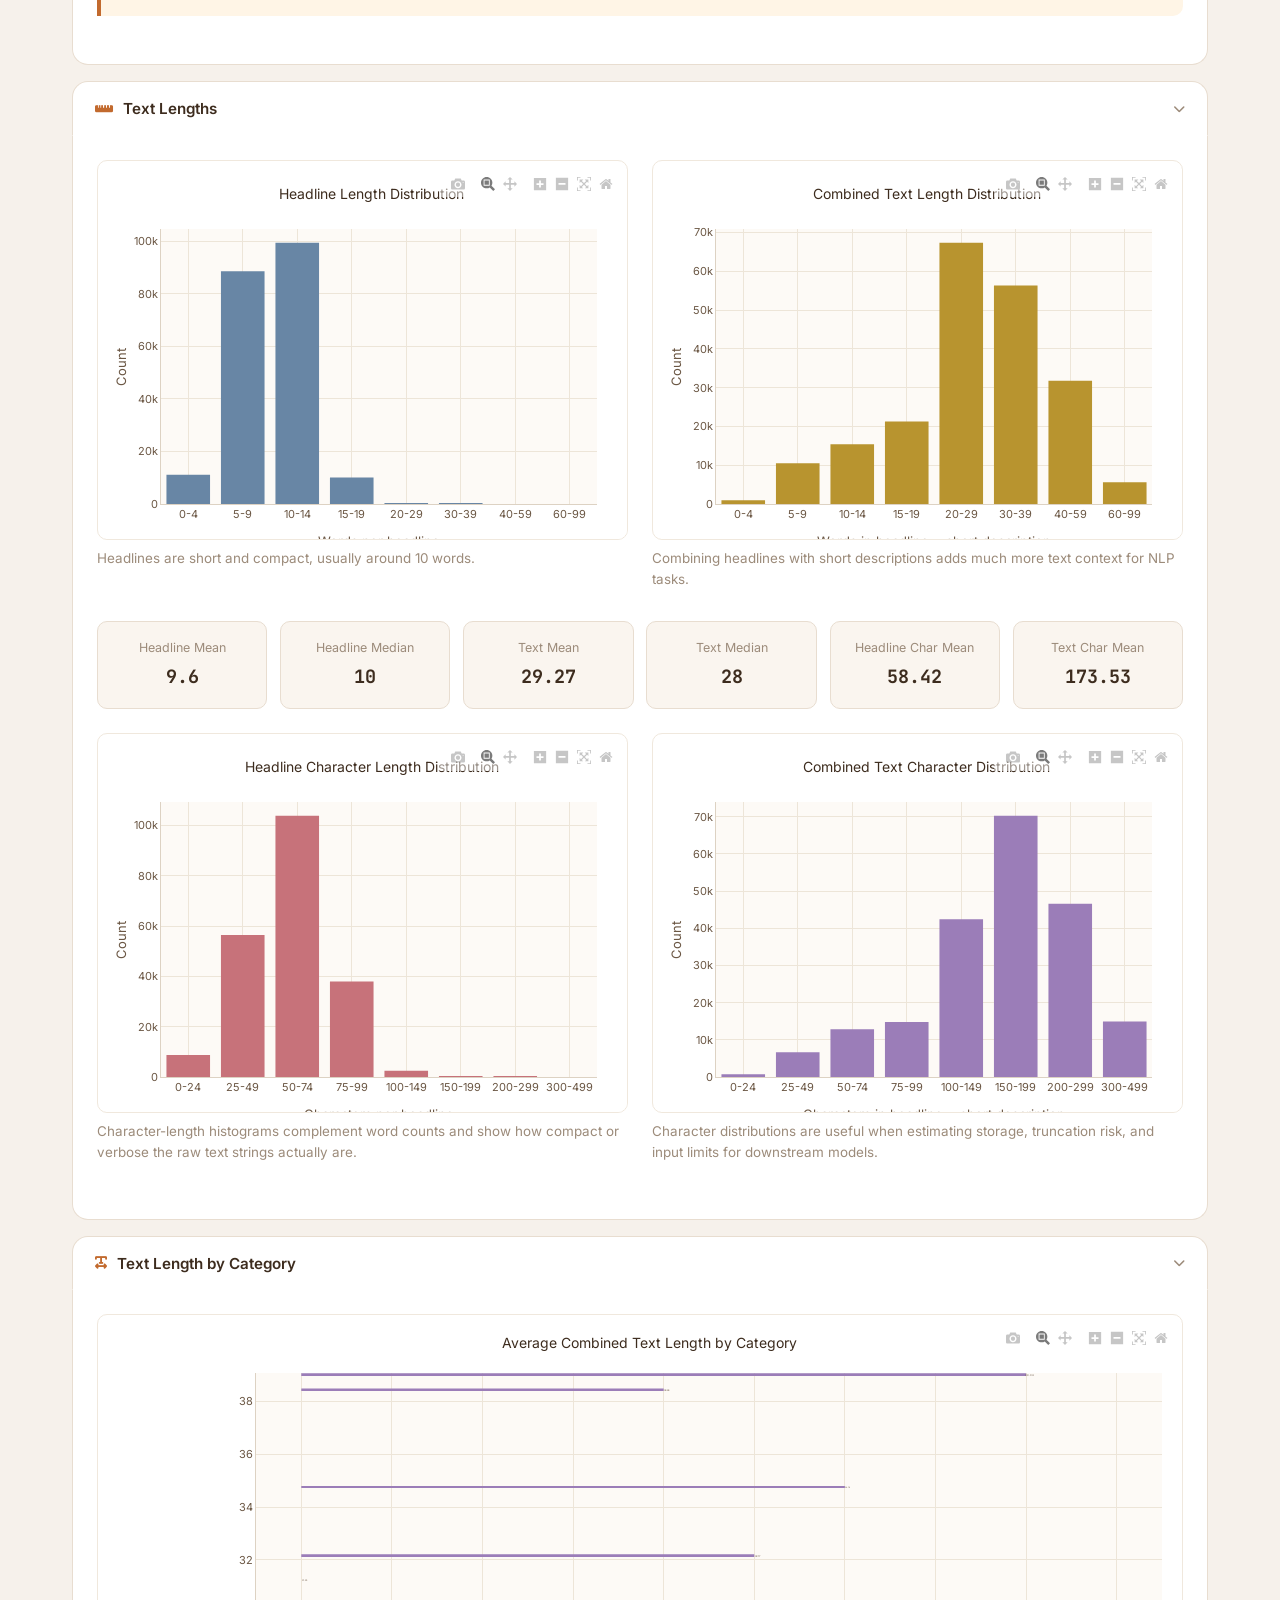
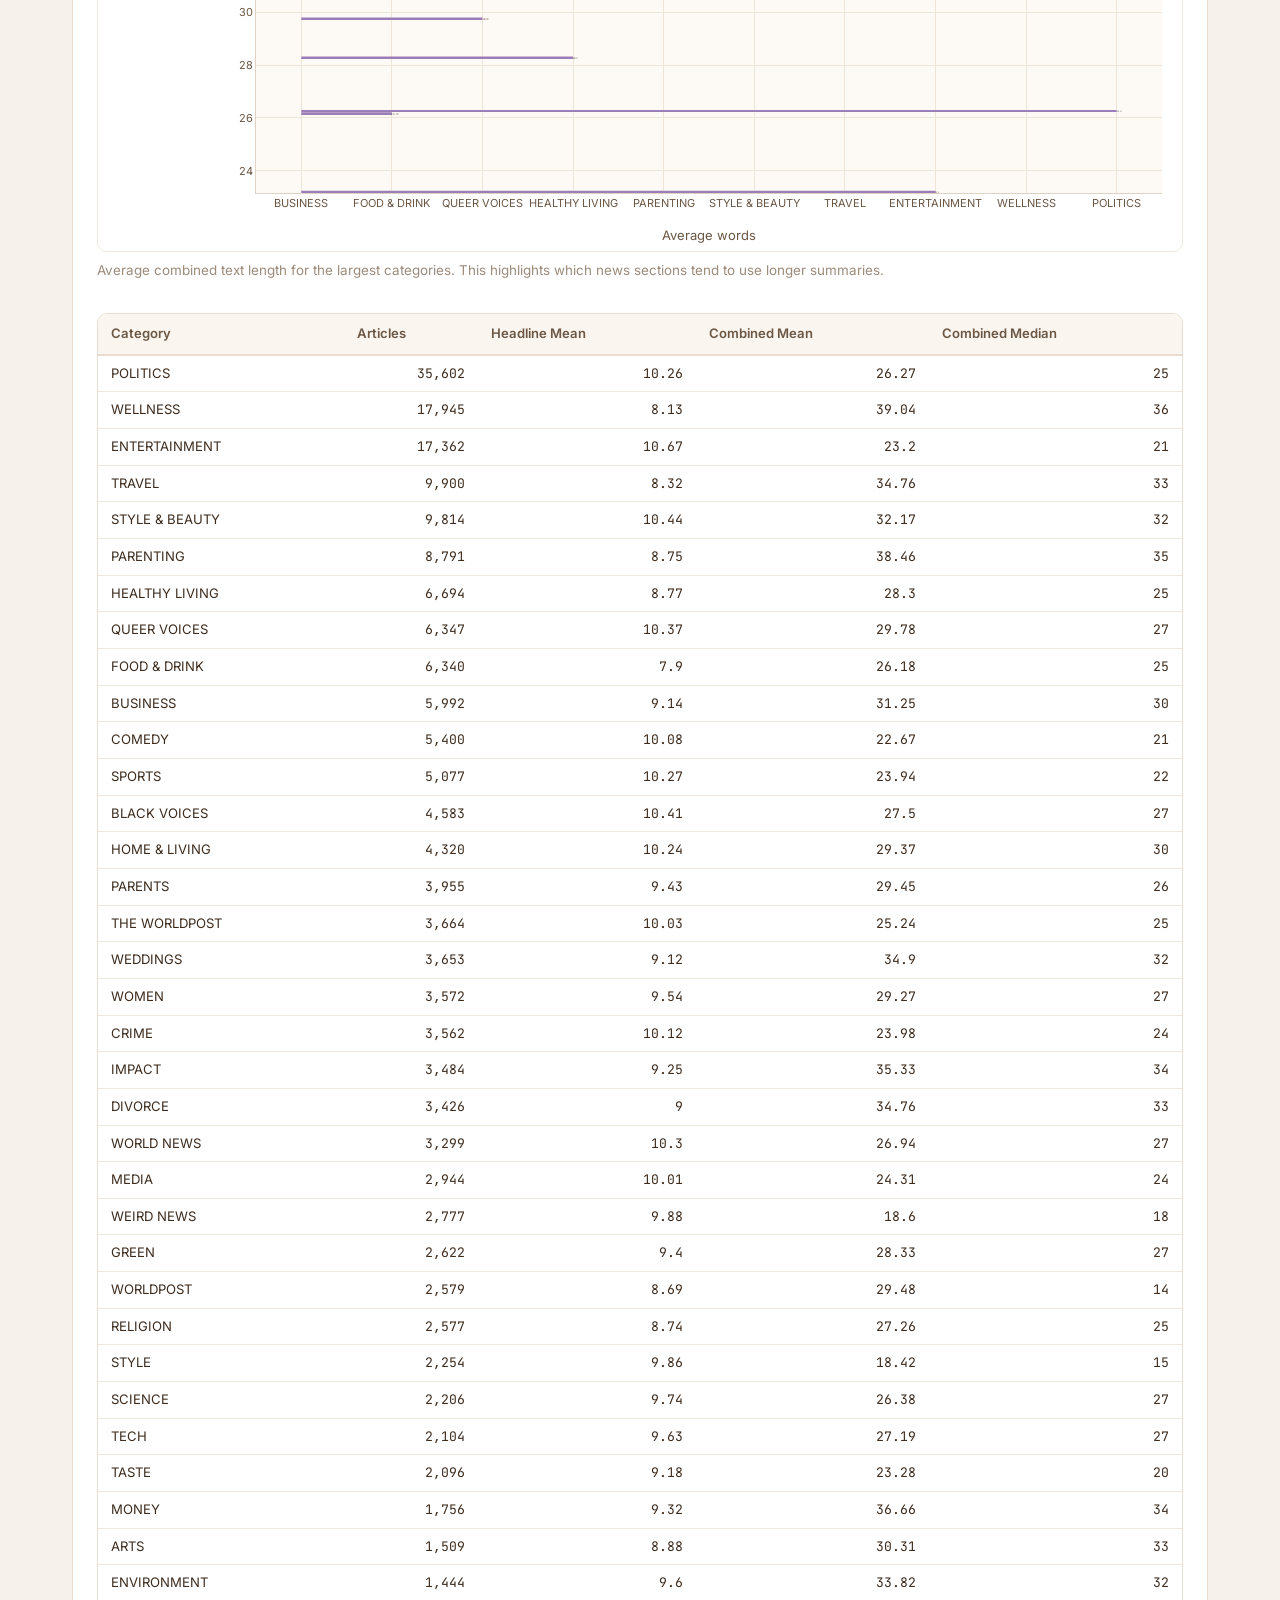
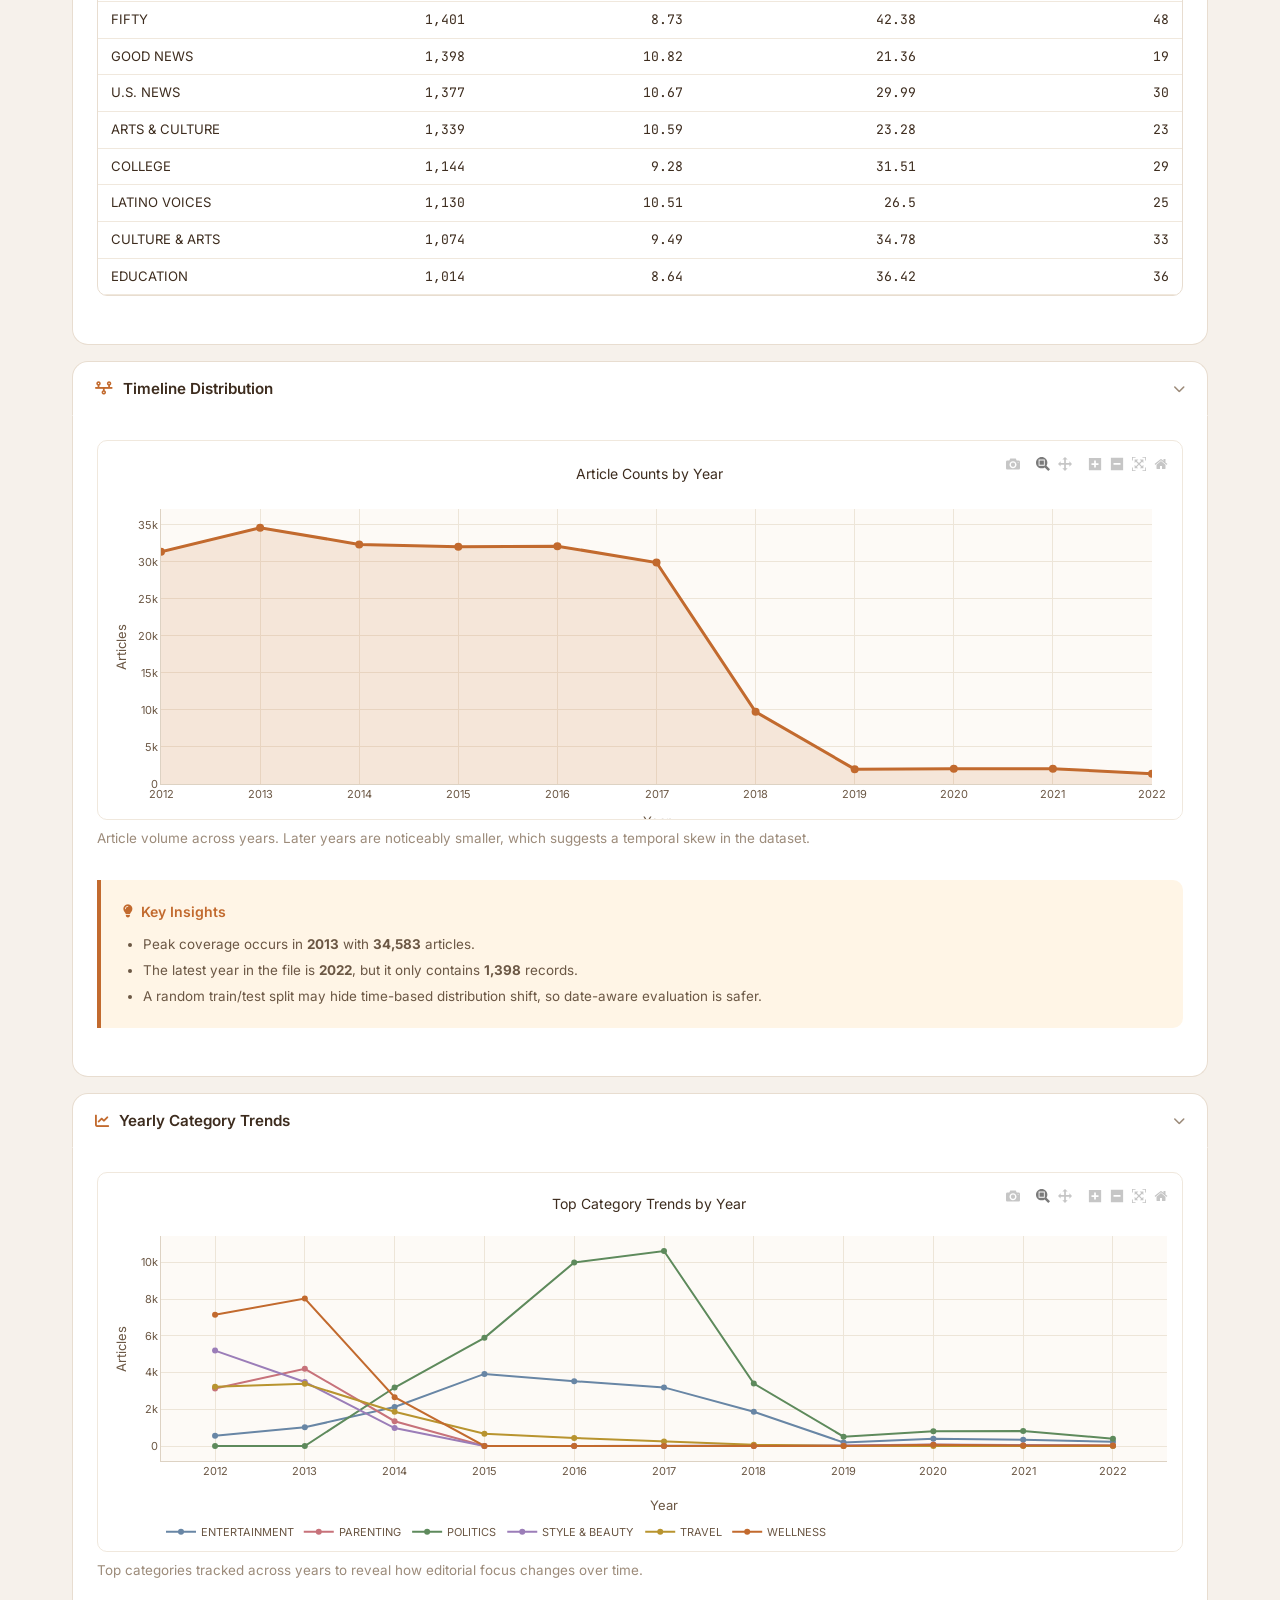
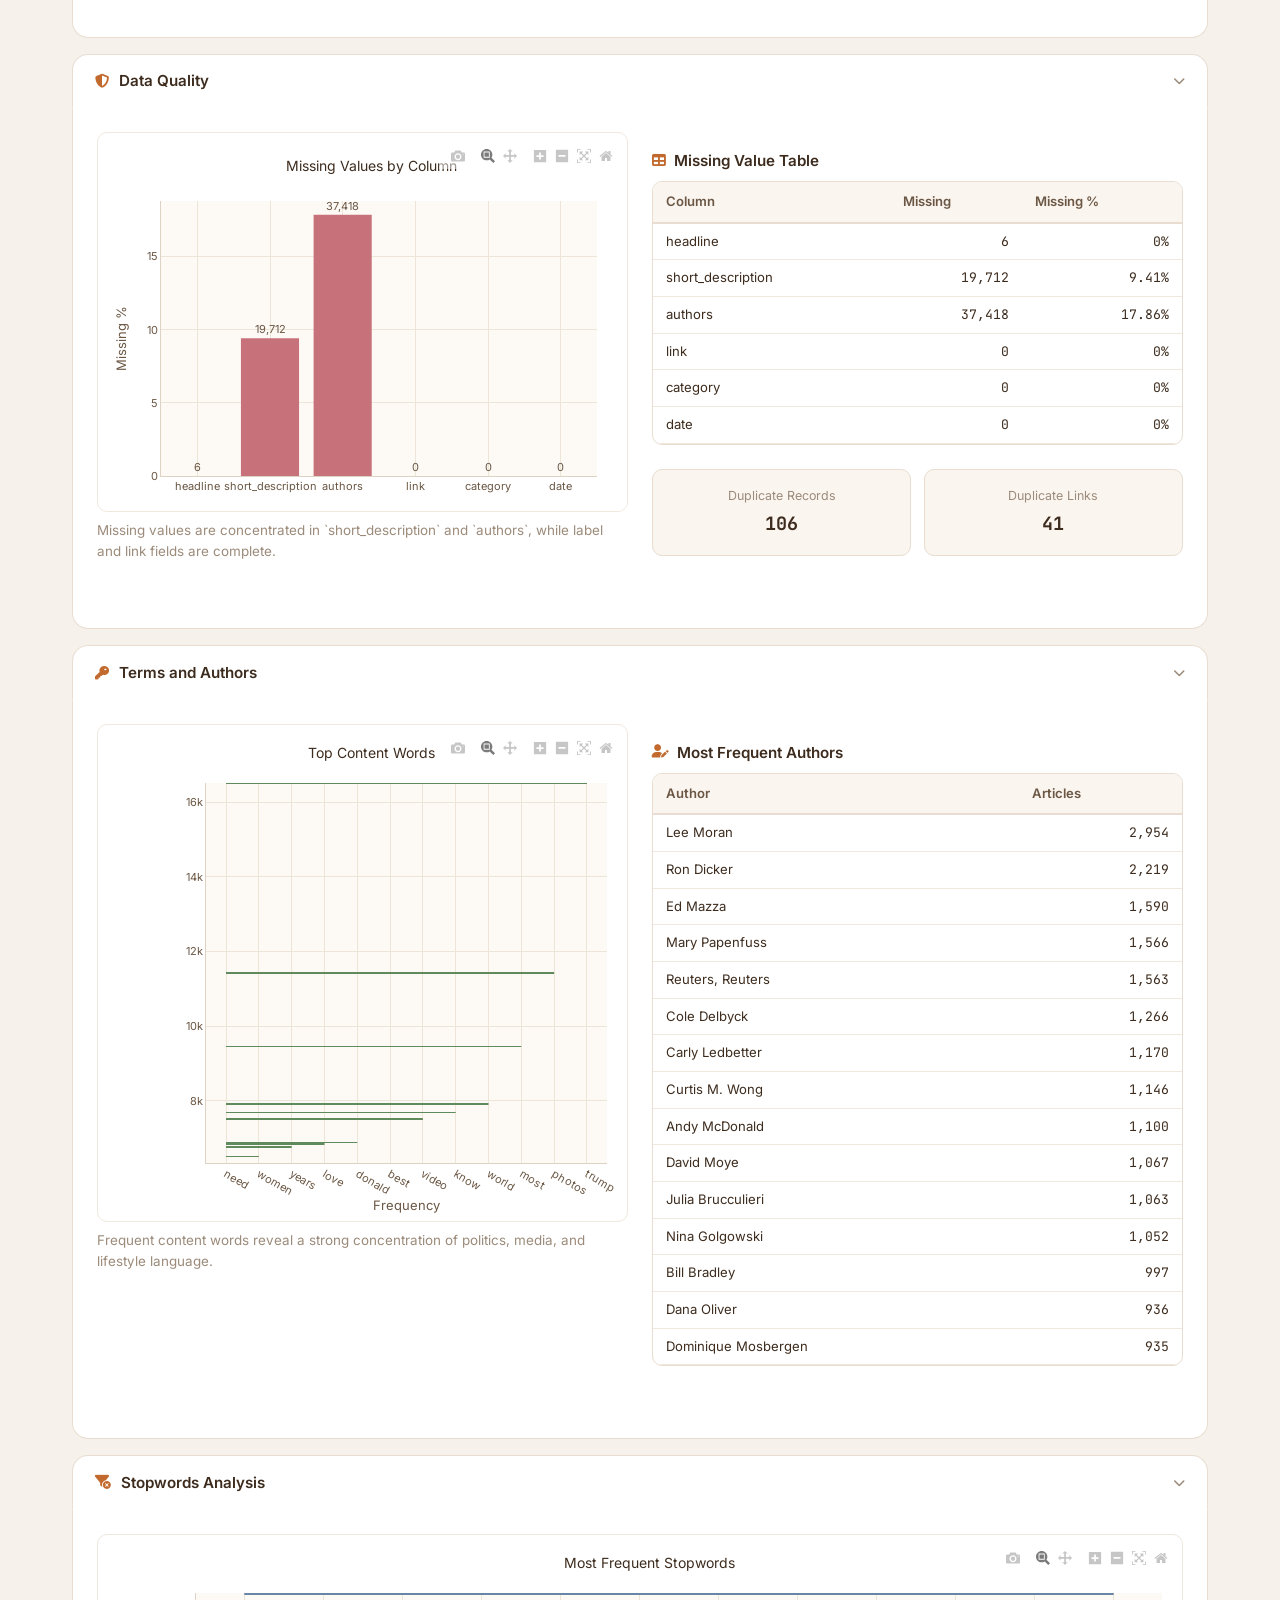
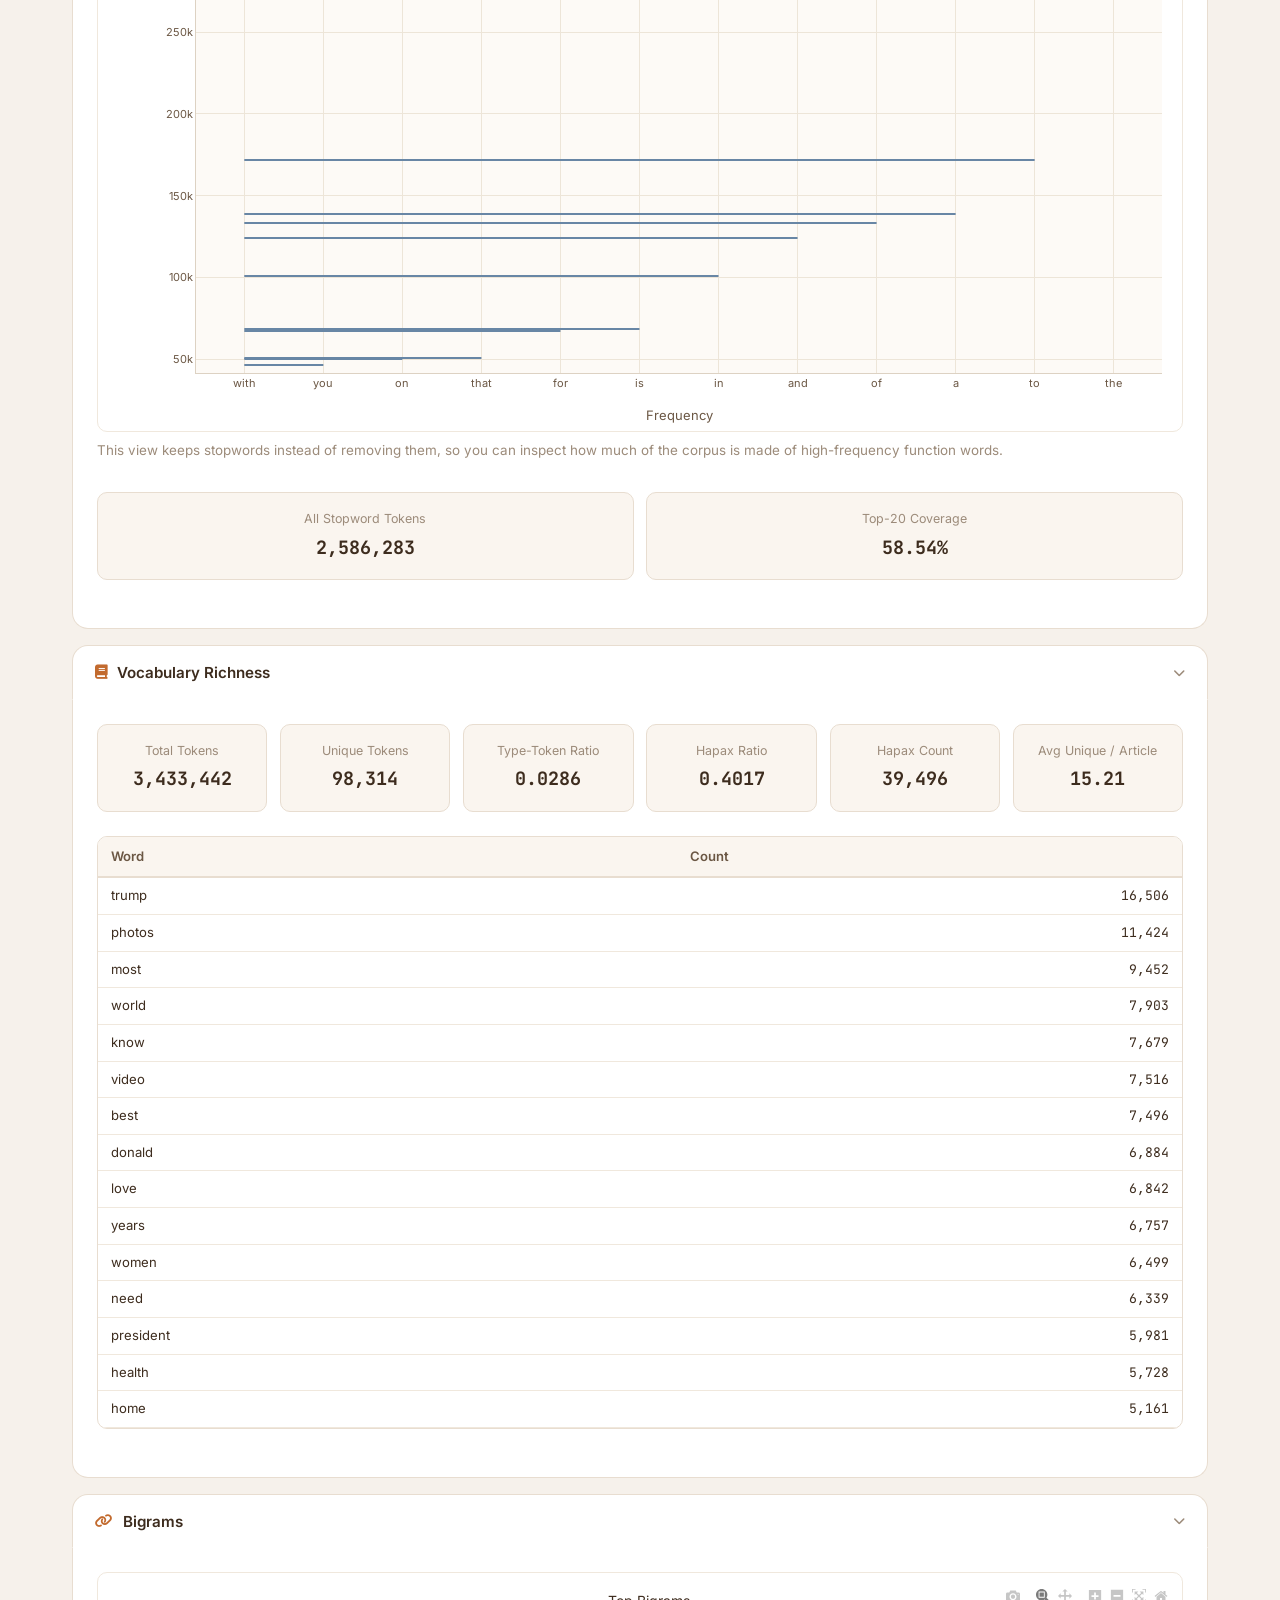
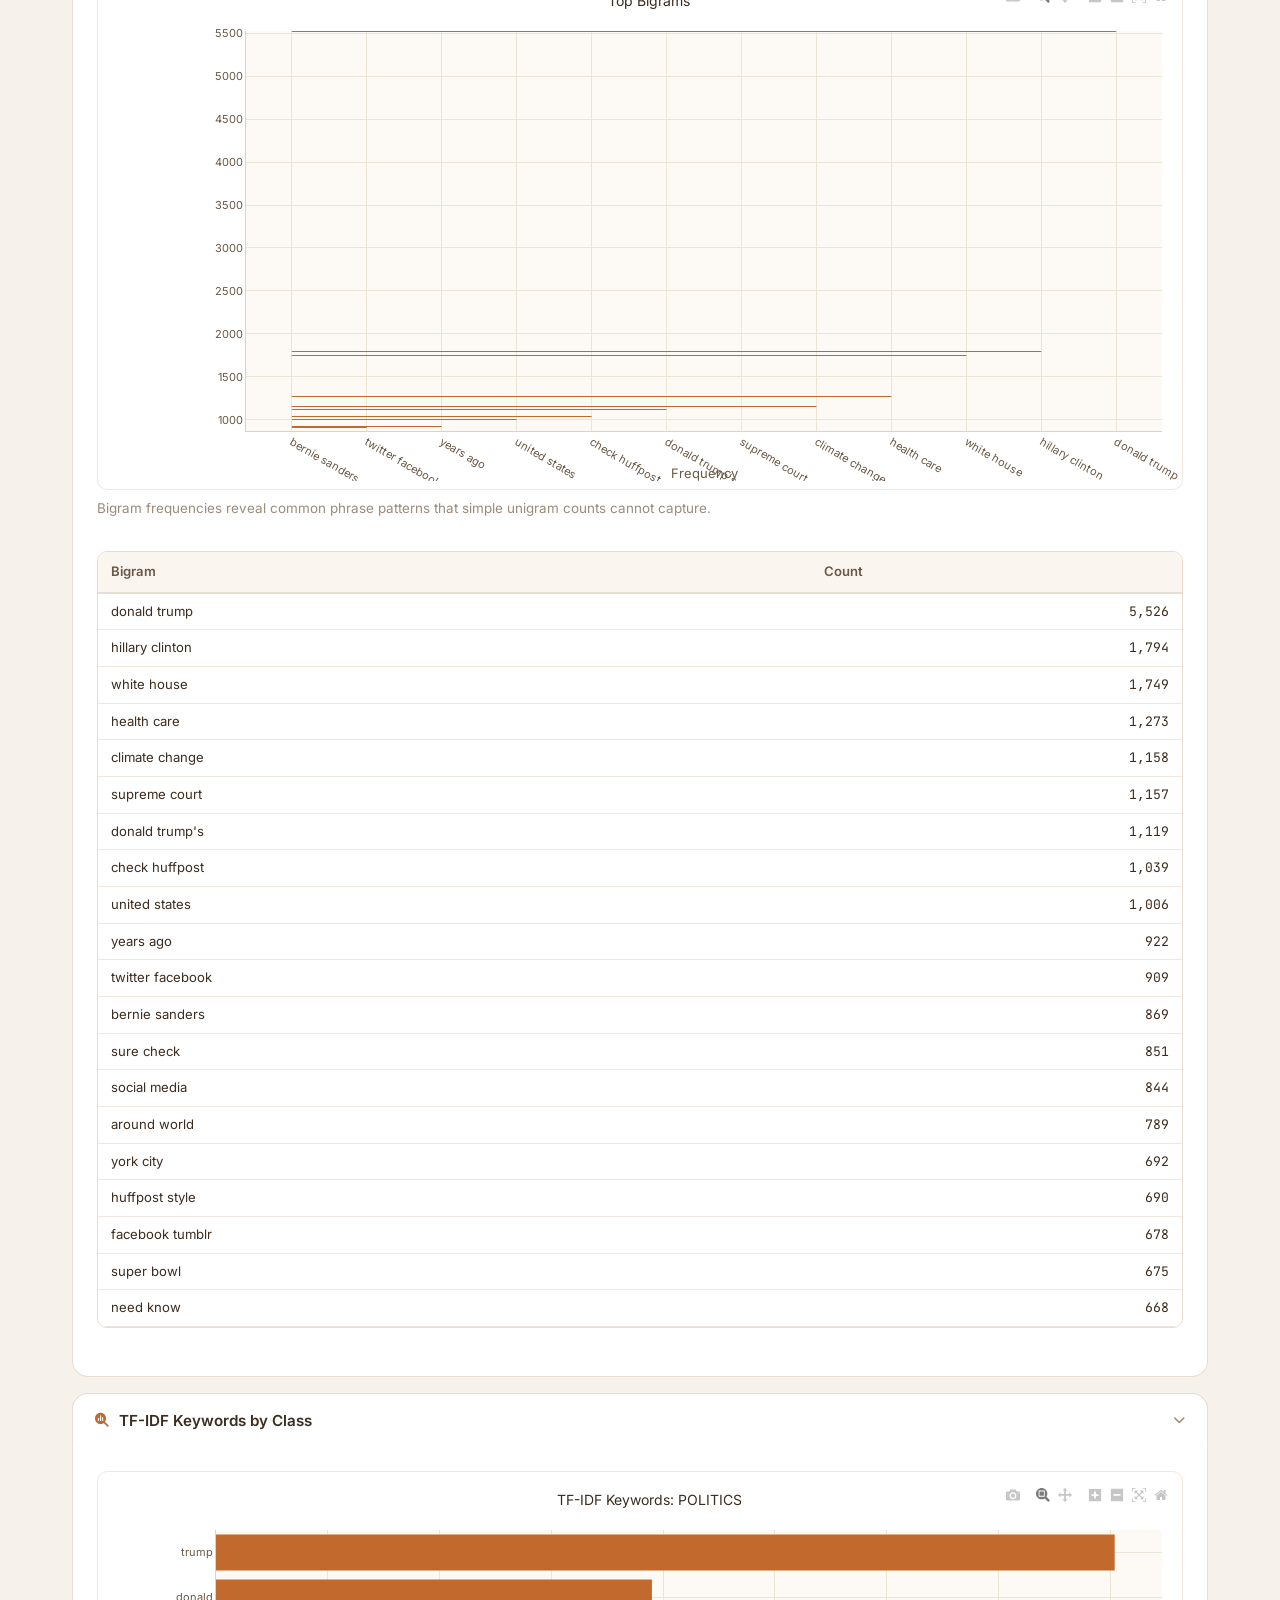
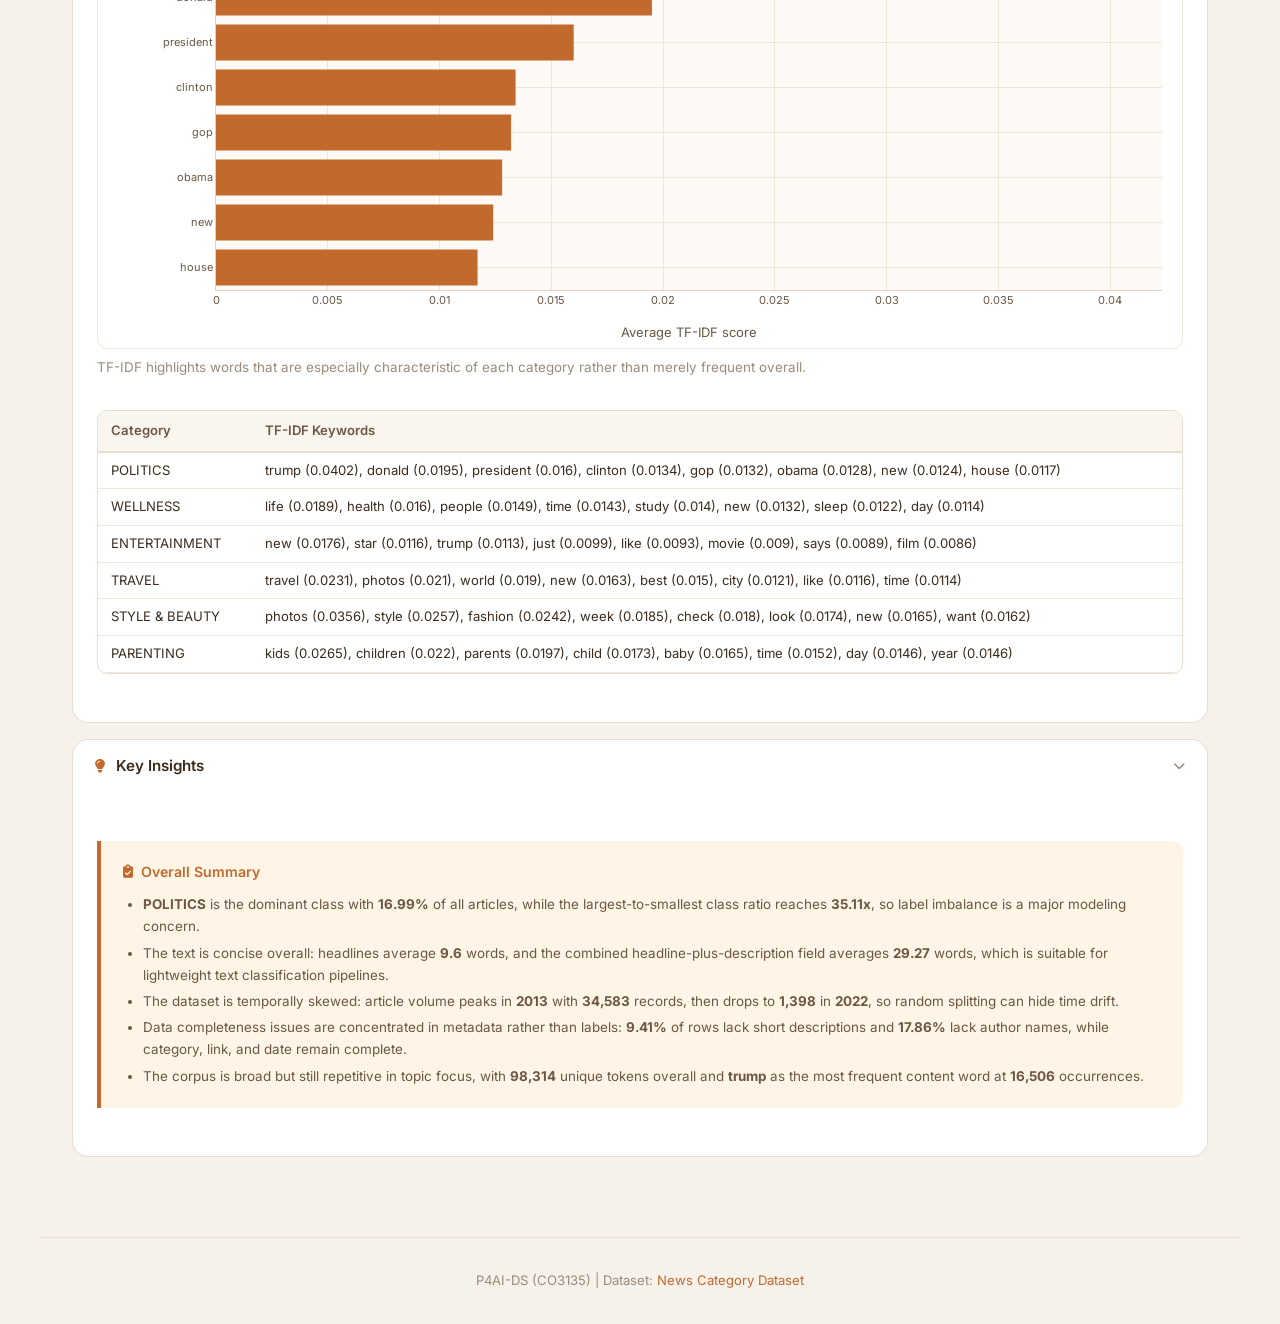
<file: ui/text.html>
<!DOCTYPE html>
<html lang="en">
<head>
    <meta charset="UTF-8">
    <meta name="viewport" content="width=device-width, initial-scale=1.0">
    <title>Text Report — News Category Analysis</title>
    <meta name="description" content="Text exploratory data analysis of the News Category dataset.">
    <link rel="stylesheet" href="https://cdnjs.cloudflare.com/ajax/libs/font-awesome/6.5.1/css/all.min.css">
    <link rel="stylesheet" href="style.css">
    <script src="https://cdn.plot.ly/plotly-2.27.0.min.js"></script>
</head>
<body>

<nav class="site-nav"><div class="nav-inner">
    <a href="index.html" class="nav-brand"><i class="fa-solid fa-flask"></i> P4AI-DS</a>
    <div class="nav-links">
        <a href="index.html"><i class="fa-solid fa-house"></i> Home</a>
        <a href="salary_dashboard.html"><i class="fa-solid fa-table"></i> Tabular</a>
        <a href="text.html" class="active"><i class="fa-solid fa-font"></i> Text</a>
        <a href="image.html"><i class="fa-solid fa-microscope"></i> Image</a>
    </div>
</div></nav>

<div class="page-container">
    <section class="hero"><h1>Text EDA Report</h1><p>Exploratory analysis of HuffPost news articles in the News Category dataset, covering class balance, missing values, text lengths, timeline patterns, and dominant terms.</p></section>

    <div class="sub-tabs">
        <a href="text.html" class="sub-tab active"><i class="fa-solid fa-chart-area"></i> EDA</a>
        <a href="text_results.html" class="sub-tab"><i class="fa-solid fa-trophy"></i> Results</a>
    </div>
    <div class="page-controls">
        <button class="btn" onclick="expandAll()"><i class="fa-solid fa-angles-down"></i> Expand All</button>
        <button class="btn" onclick="collapseAll()"><i class="fa-solid fa-angles-up"></i> Collapse All</button>
    </div>

    <div class="eda-section" id="section-overview">
        <div class="section-header" onclick="toggleSection(this)">
            <h2><i class="fa-solid fa-table-list"></i> Dataset Overview</h2><span class="collapse-icon"><i class="fa-solid fa-chevron-down"></i></span>
        </div>
        <div class="section-body">
            <div id="overview-stats" class="stats-grid"></div>
            <div class="desc-box" id="overview-desc">Loading dataset description...</div>
            <h3 class="section-title-inline"><i class="fa-solid fa-table-cells"></i> Sample Rows</h3>
            <div class="data-table-wrap"><table class="data-table" id="sample-table"></table></div>
            <h3 class="section-title-inline"><i class="fa-solid fa-list-check"></i> Data Types &amp; Missing Values</h3>
            <div class="data-table-wrap"><table class="data-table" id="dtypes-table"></table></div>
        </div>
    </div>

    <div class="eda-section" id="section-categories">
        <div class="section-header" onclick="toggleSection(this)">
            <h2><i class="fa-solid fa-chart-column"></i> Category Distribution</h2><span class="collapse-icon"><i class="fa-solid fa-chevron-down"></i></span>
        </div>
        <div class="section-body">
            <div class="chart-container"><div class="chart-box" id="chart-category"></div>
                <p class="chart-description">Top news categories ranked by number of articles. The long tail of smaller classes is a key issue for downstream classification.</p></div>
            <div class="balance-grid" id="category-balance"></div>
            <div class="insight-box"><h4><i class="fa-solid fa-lightbulb"></i> Key Insights</h4>
                <ul id="category-insights"><li>Loading category insights...</li></ul>
            </div>
        </div>
    </div>

    <div class="eda-section" id="section-lengths">
        <div class="section-header" onclick="toggleSection(this)">
            <h2><i class="fa-solid fa-ruler-horizontal"></i> Text Lengths</h2><span class="collapse-icon"><i class="fa-solid fa-chevron-down"></i></span>
        </div>
        <div class="section-body">
            <div class="charts-row">
                <div class="chart-container"><div class="chart-box" id="chart-headline-lengths"></div>
                    <p class="chart-description">Headlines are short and compact, usually around 10 words.</p></div>
                <div class="chart-container"><div class="chart-box" id="chart-combined-lengths"></div>
                    <p class="chart-description">Combining headlines with short descriptions adds much more text context for NLP tasks.</p></div>
            </div>
            <div class="balance-grid" id="length-cards"></div>
            <div class="charts-row">
                <div class="chart-container"><div class="chart-box" id="chart-headline-char-lengths"></div>
                    <p class="chart-description">Character-length histograms complement word counts and show how compact or verbose the raw text strings actually are.</p></div>
                <div class="chart-container"><div class="chart-box" id="chart-combined-char-lengths"></div>
                    <p class="chart-description">Character distributions are useful when estimating storage, truncation risk, and input limits for downstream models.</p></div>
            </div>
        </div>
    </div>

    <div class="eda-section" id="section-length-by-category">
        <div class="section-header" onclick="toggleSection(this)">
            <h2><i class="fa-solid fa-text-width"></i> Text Length by Category</h2><span class="collapse-icon"><i class="fa-solid fa-chevron-down"></i></span>
        </div>
        <div class="section-body">
            <div class="chart-container"><div class="chart-box" id="chart-length-by-category"></div>
                <p class="chart-description">Average combined text length for the largest categories. This highlights which news sections tend to use longer summaries.</p></div>
            <div class="data-table-wrap"><table class="data-table" id="length-by-category-table"></table></div>
        </div>
    </div>

    <div class="eda-section" id="section-timeline">
        <div class="section-header" onclick="toggleSection(this)">
            <h2><i class="fa-solid fa-timeline"></i> Timeline Distribution</h2><span class="collapse-icon"><i class="fa-solid fa-chevron-down"></i></span>
        </div>
        <div class="section-body">
            <div class="chart-container"><div class="chart-box" id="chart-timeline"></div>
                <p class="chart-description">Article volume across years. Later years are noticeably smaller, which suggests a temporal skew in the dataset.</p></div>
            <div class="insight-box"><h4><i class="fa-solid fa-lightbulb"></i> Key Insights</h4>
                <ul id="timeline-insights"><li>Loading timeline insights...</li></ul>
            </div>
        </div>
    </div>

    <div class="eda-section" id="section-yearly-trends">
        <div class="section-header" onclick="toggleSection(this)">
            <h2><i class="fa-solid fa-chart-line"></i> Yearly Category Trends</h2><span class="collapse-icon"><i class="fa-solid fa-chevron-down"></i></span>
        </div>
        <div class="section-body">
            <div class="chart-container"><div class="chart-box" id="chart-yearly-trends"></div>
                <p class="chart-description">Top categories tracked across years to reveal how editorial focus changes over time.</p></div>
        </div>
    </div>

    <div class="eda-section" id="section-quality">
        <div class="section-header" onclick="toggleSection(this)">
            <h2><i class="fa-solid fa-shield-halved"></i> Data Quality</h2><span class="collapse-icon"><i class="fa-solid fa-chevron-down"></i></span>
        </div>
        <div class="section-body">
            <div class="charts-row">
                <div class="chart-container"><div class="chart-box" id="chart-missing"></div>
                    <p class="chart-description">Missing values are concentrated in `short_description` and `authors`, while label and link fields are complete.</p></div>
                <div class="chart-container">
                    <h3 class="section-title-inline"><i class="fa-solid fa-table"></i> Missing Value Table</h3>
                    <div class="data-table-wrap"><table class="data-table" id="quality-table"></table></div>
                    <div class="balance-grid" id="dup-summary"></div>
                </div>
            </div>
        </div>
    </div>

    <div class="eda-section" id="section-terms">
        <div class="section-header" onclick="toggleSection(this)">
            <h2><i class="fa-solid fa-key"></i> Terms and Authors</h2><span class="collapse-icon"><i class="fa-solid fa-chevron-down"></i></span>
        </div>
        <div class="section-body">
            <div class="charts-row">
                <div class="chart-container"><div class="chart-box" id="chart-keywords"></div>
                    <p class="chart-description">Frequent content words reveal a strong concentration of politics, media, and lifestyle language.</p></div>
                <div class="chart-container">
                    <h3 class="section-title-inline"><i class="fa-solid fa-user-pen"></i> Most Frequent Authors</h3>
                    <div class="data-table-wrap"><table class="data-table" id="authors-table"></table></div>
                </div>
            </div>
        </div>
    </div>

    <div class="eda-section" id="section-stopwords">
        <div class="section-header" onclick="toggleSection(this)">
            <h2><i class="fa-solid fa-filter-circle-xmark"></i> Stopwords Analysis</h2><span class="collapse-icon"><i class="fa-solid fa-chevron-down"></i></span>
        </div>
        <div class="section-body">
            <div class="chart-container"><div class="chart-box" id="chart-stopwords"></div>
                <p class="chart-description">This view keeps stopwords instead of removing them, so you can inspect how much of the corpus is made of high-frequency function words.</p></div>
            <div class="balance-grid" id="stopword-summary"></div>
        </div>
    </div>

    <div class="eda-section" id="section-vocabulary">
        <div class="section-header" onclick="toggleSection(this)">
            <h2><i class="fa-solid fa-book"></i> Vocabulary Richness</h2><span class="collapse-icon"><i class="fa-solid fa-chevron-down"></i></span>
        </div>
        <div class="section-body">
            <div class="balance-grid" id="vocab-cards"></div>
            <div class="data-table-wrap"><table class="data-table" id="vocab-table"></table></div>
        </div>
    </div>

    <div class="eda-section" id="section-bigrams">
        <div class="section-header" onclick="toggleSection(this)">
            <h2><i class="fa-solid fa-link"></i> Bigrams</h2><span class="collapse-icon"><i class="fa-solid fa-chevron-down"></i></span>
        </div>
        <div class="section-body">
            <div class="chart-container"><div class="chart-box" id="chart-bigrams"></div>
                <p class="chart-description">Bigram frequencies reveal common phrase patterns that simple unigram counts cannot capture.</p></div>
            <div class="data-table-wrap"><table class="data-table" id="bigrams-table"></table></div>
        </div>
    </div>

    <div class="eda-section" id="section-tfidf">
        <div class="section-header" onclick="toggleSection(this)">
            <h2><i class="fa-solid fa-magnifying-glass-chart"></i> TF-IDF Keywords by Class</h2><span class="collapse-icon"><i class="fa-solid fa-chevron-down"></i></span>
        </div>
        <div class="section-body">
            <div class="chart-container"><div class="chart-box" id="chart-tfidf"></div>
                <p class="chart-description">TF-IDF highlights words that are especially characteristic of each category rather than merely frequent overall.</p></div>
            <div class="data-table-wrap"><table class="data-table" id="tfidf-table"></table></div>
        </div>
    </div>

    <div class="eda-section" id="section-key-insights">
        <div class="section-header" onclick="toggleSection(this)">
            <h2><i class="fa-solid fa-lightbulb"></i> Key Insights</h2><span class="collapse-icon"><i class="fa-solid fa-chevron-down"></i></span>
        </div>
        <div class="section-body">
            <div class="insight-box">
                <h4><i class="fa-solid fa-clipboard-check"></i> Overall Summary</h4>
                <ul id="final-insights">
                    <li><strong>POLITICS</strong> is the dominant class with <strong>16.99%</strong> of all articles, while the largest-to-smallest class ratio reaches <strong>35.11x</strong>, so label imbalance is a major modeling concern.</li>
                    <li>The text is concise overall: headlines average <strong>9.6</strong> words, and the combined headline-plus-description field averages <strong>29.27</strong> words, which is suitable for lightweight text classification pipelines.</li>
                    <li>The dataset is temporally skewed: article volume peaks in <strong>2013</strong> with <strong>34,583</strong> records, then drops to <strong>1,398</strong> in <strong>2022</strong>, so random splitting can hide time drift.</li>
                    <li>Data completeness issues are concentrated in metadata rather than labels: <strong>9.41%</strong> of rows lack short descriptions and <strong>17.86%</strong> lack author names, while category, link, and date remain complete.</li>
                    <li>The corpus is broad but still repetitive in topic focus, with <strong>98,314</strong> unique tokens overall and <strong>trump</strong> as the most frequent content word at <strong>16,506</strong> occurrences.</li>
                </ul>
            </div>
        </div>
    </div>

</div>

<footer class="site-footer">
    <p>P4AI-DS (CO3135) | Dataset: <a href="https://www.kaggle.com/datasets/rmisra/news-category-dataset" target="_blank">News Category Dataset</a></p>
</footer>

<script src="script.js?v=2"></script>
<script src="text.js?v=2"></script>
</body>
</html>
</file>
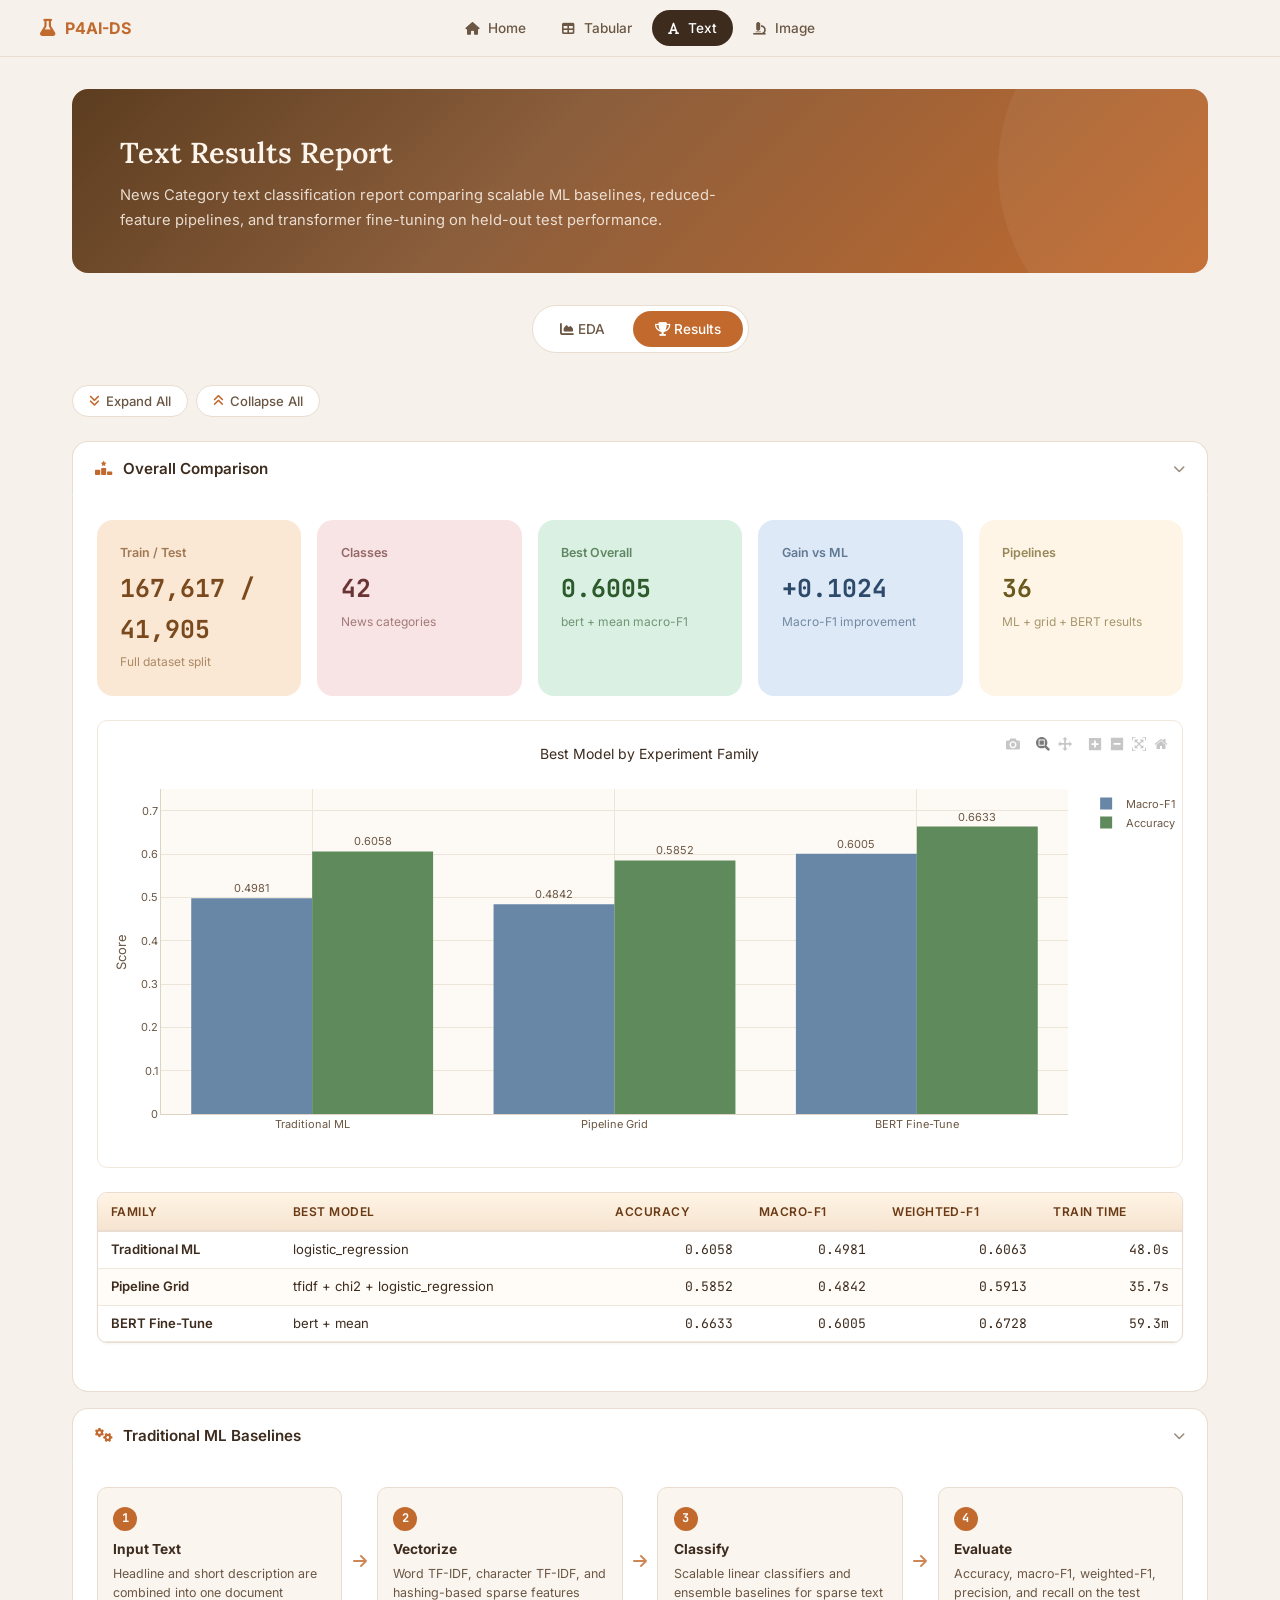
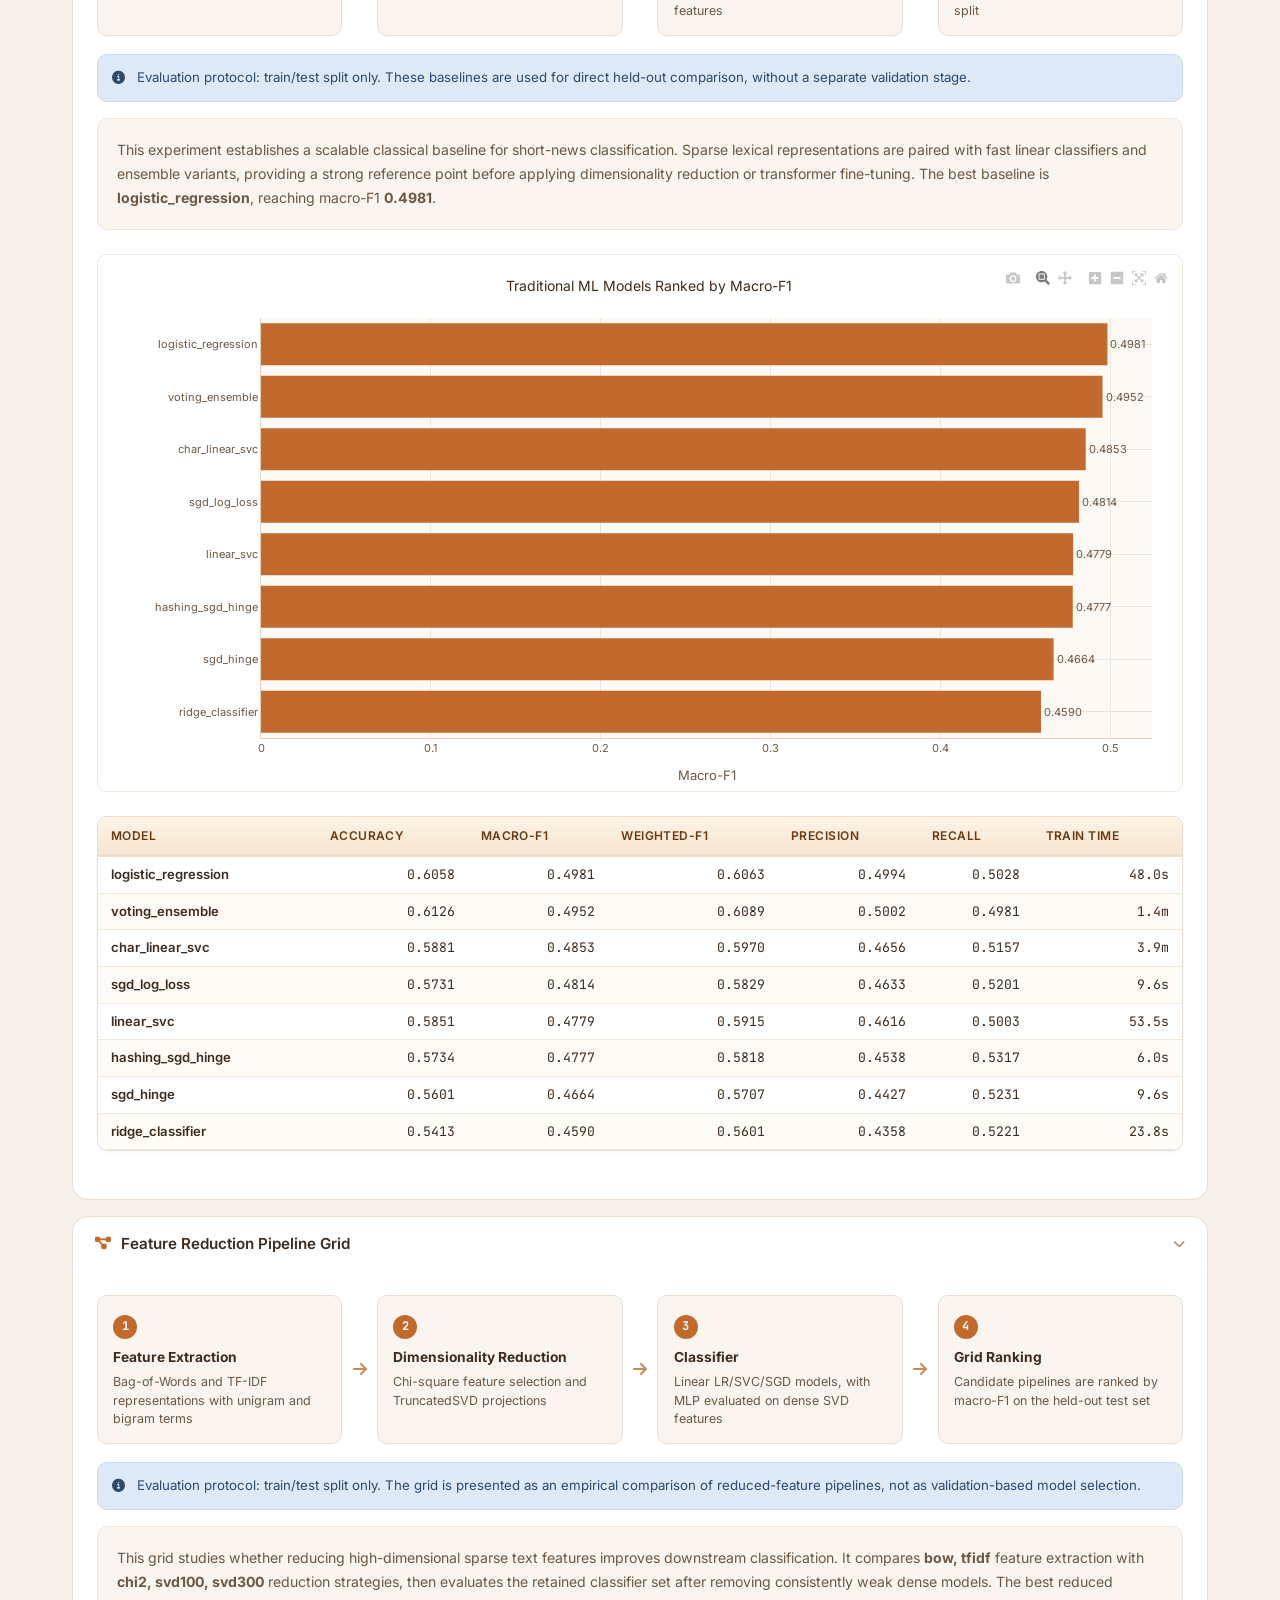
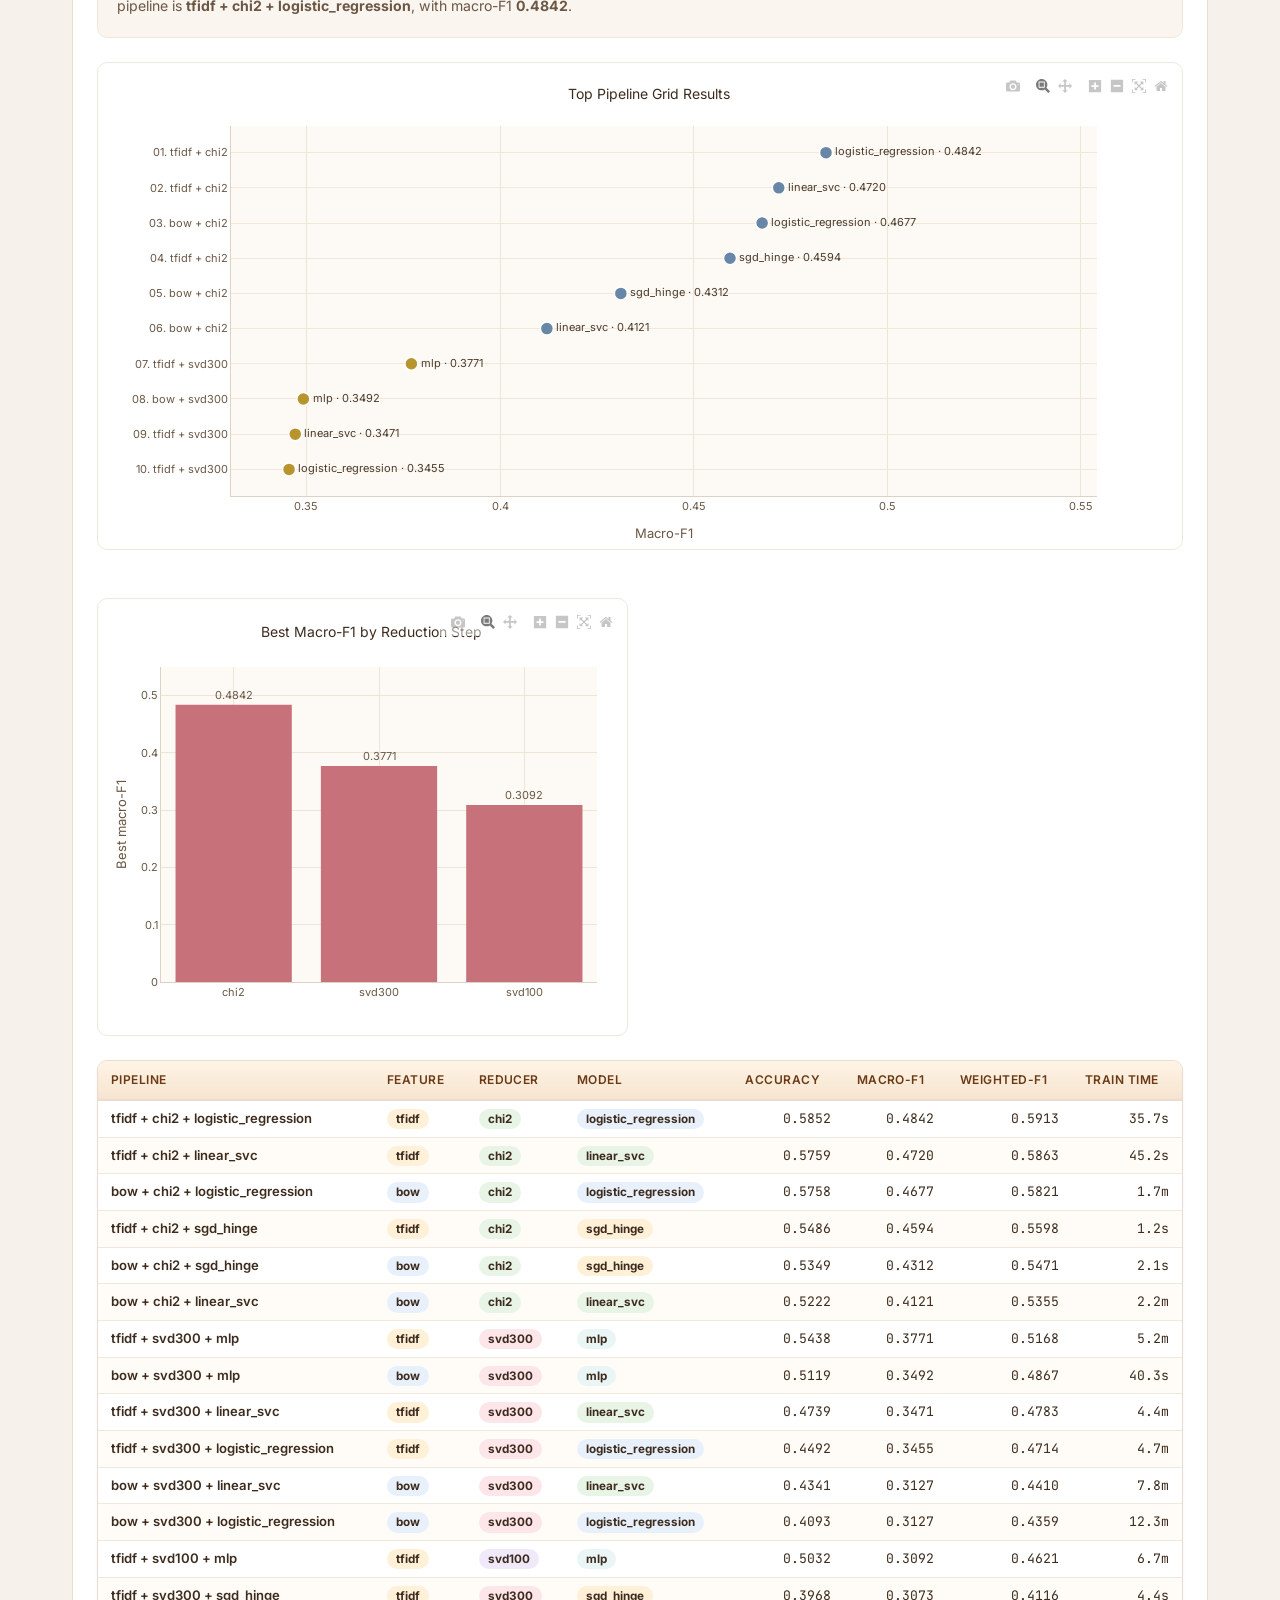
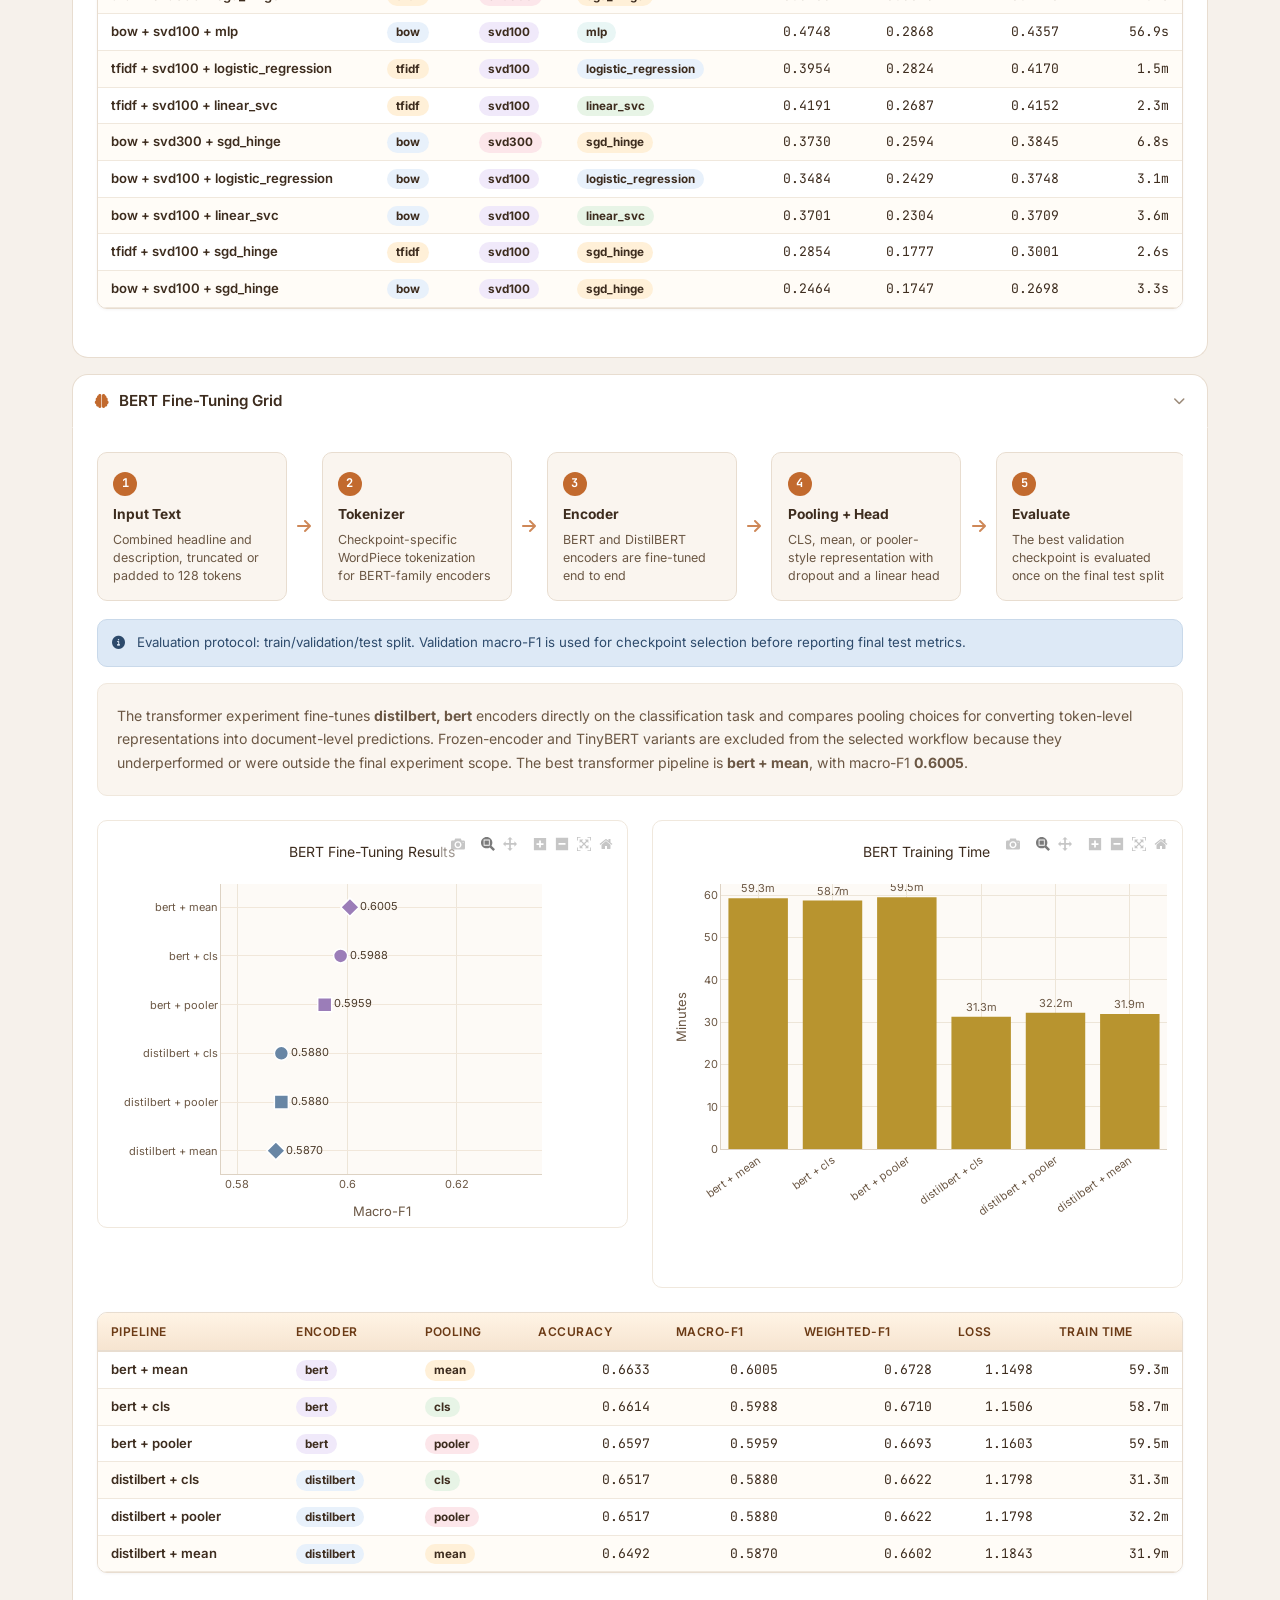
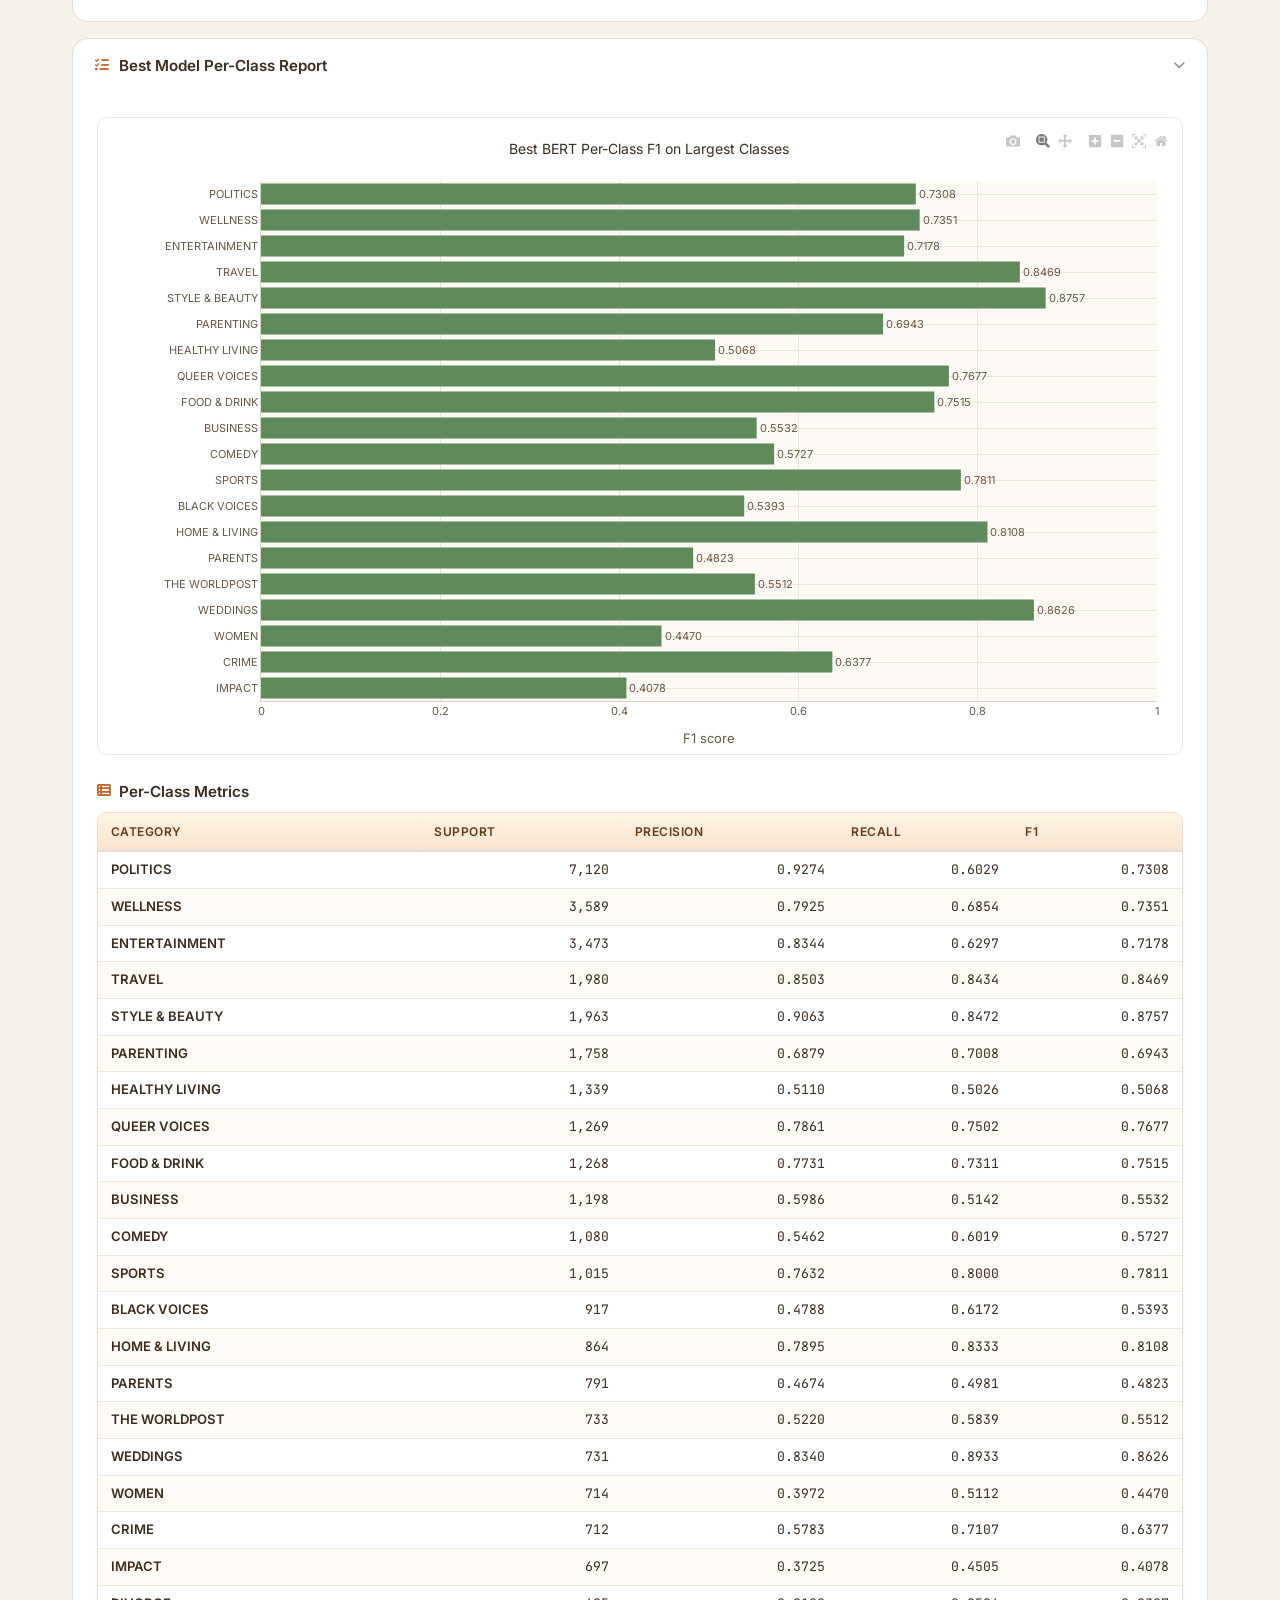
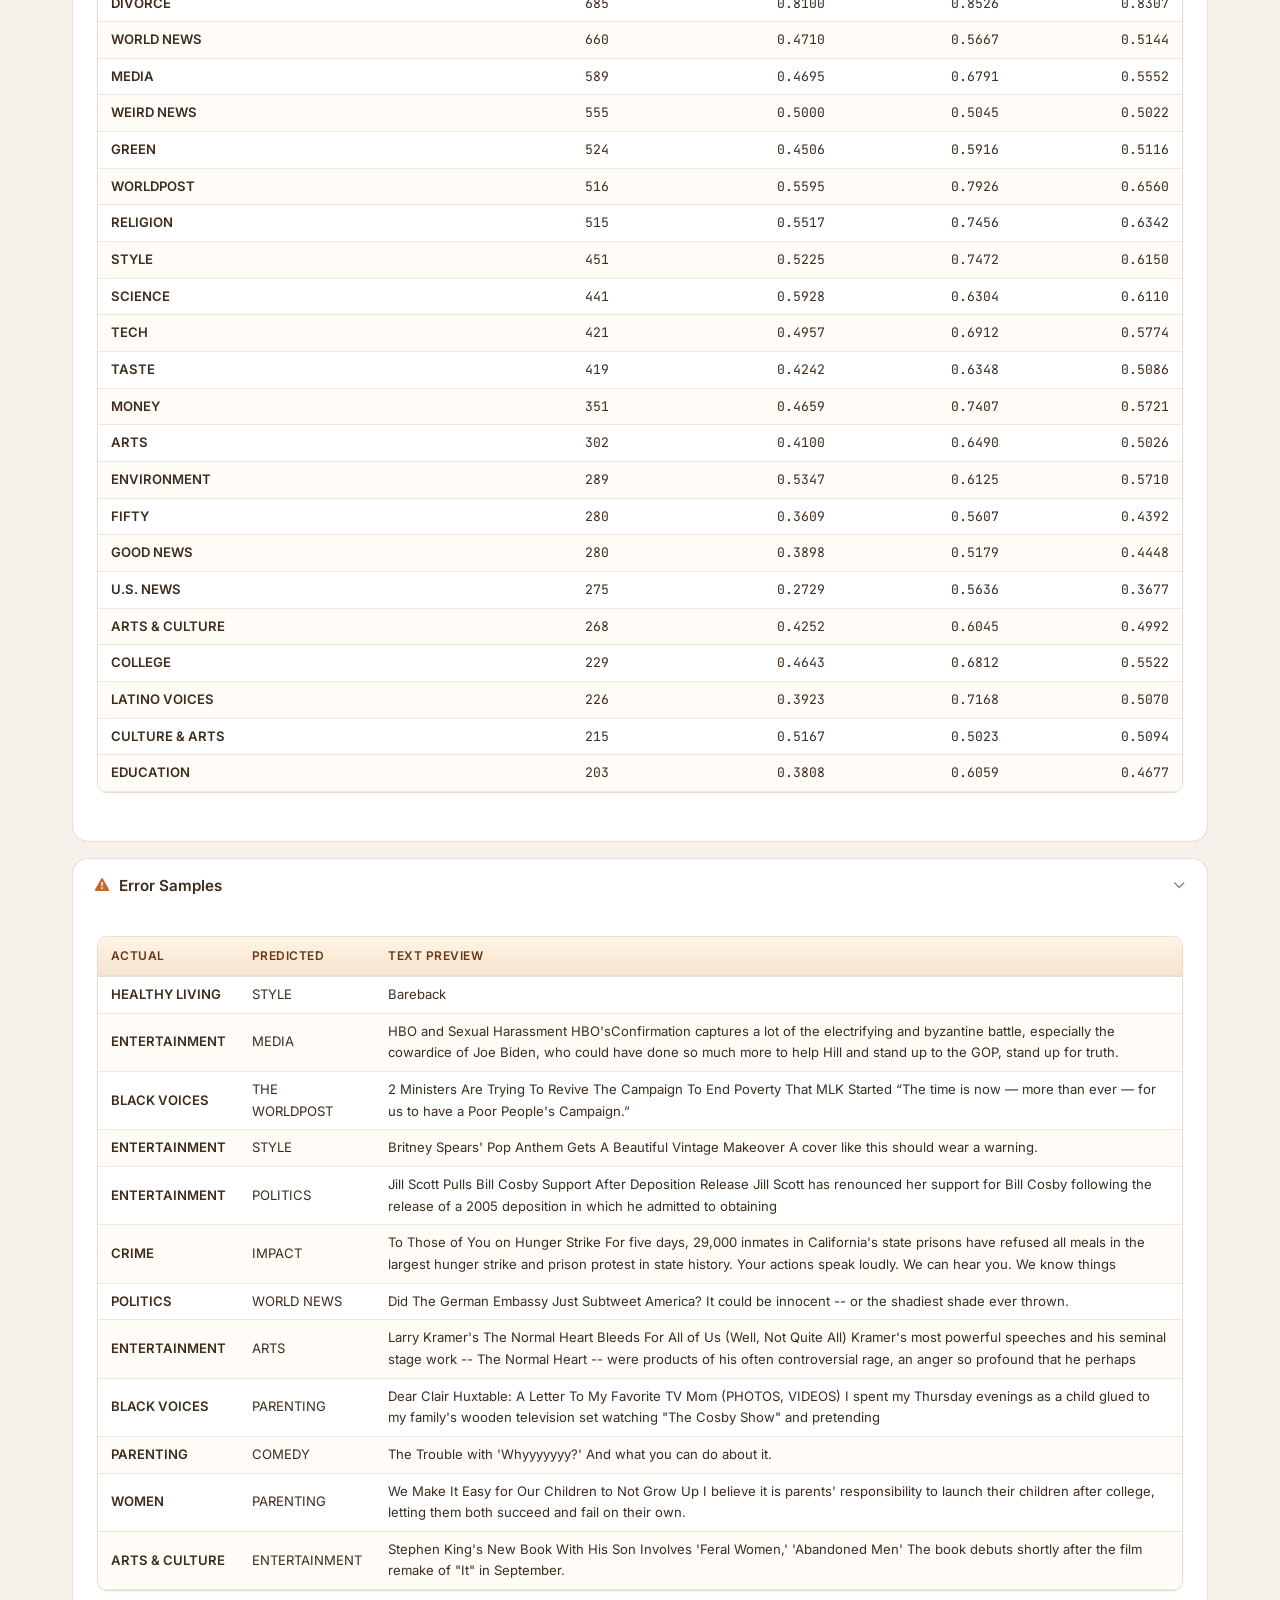
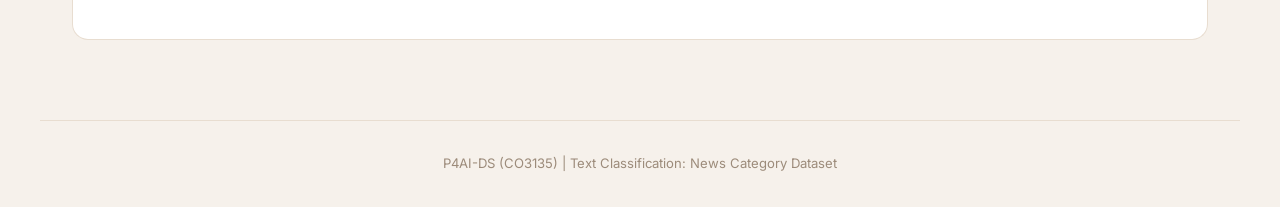
<file: ui/text_results.html>
<!DOCTYPE html>
<html lang="en">
<head>
    <meta charset="UTF-8">
    <meta name="viewport" content="width=device-width, initial-scale=1.0">
    <title>Text Classification Results — News Category</title>
    <meta name="description" content="Modeling results for News Category text classification: traditional ML, dimensionality-reduction grid, and BERT-style fine-tuning.">
    <link rel="stylesheet" href="https://cdnjs.cloudflare.com/ajax/libs/font-awesome/6.5.1/css/all.min.css">
    <link rel="stylesheet" href="style.css?v=6">
    <script src="https://cdn.plot.ly/plotly-2.27.0.min.js"></script>
</head>
<body class="text-results-page">
<nav class="site-nav"><div class="nav-inner">
    <a href="index.html" class="nav-brand"><i class="fa-solid fa-flask"></i> P4AI-DS</a>
    <div class="nav-links">
        <a href="index.html"><i class="fa-solid fa-house"></i> Home</a>
        <a href="salary_dashboard.html"><i class="fa-solid fa-table"></i> Tabular</a>
        <a href="text.html"><i class="fa-solid fa-font"></i> Text</a>
        <a href="image.html"><i class="fa-solid fa-microscope"></i> Image</a>
    </div>
</div></nav>

<div class="page-container">
    <section class="hero">
        <h1>Text Results Report</h1>
        <p>News Category text classification report comparing scalable ML baselines, reduced-feature pipelines, and transformer fine-tuning on held-out test performance.</p>
    </section>

    <div class="sub-tabs">
        <a href="text.html" class="sub-tab"><i class="fa-solid fa-chart-area"></i> EDA</a>
        <a href="text_results.html" class="sub-tab active"><i class="fa-solid fa-trophy"></i> Results</a>
    </div>

    <div class="page-controls">
        <button class="btn" onclick="expandAll()"><i class="fa-solid fa-angles-down"></i> Expand All</button>
        <button class="btn" onclick="collapseAll()"><i class="fa-solid fa-angles-up"></i> Collapse All</button>
    </div>

    <div class="eda-section" id="section-summary">
        <div class="section-header" onclick="toggleSection(this)">
            <h2><i class="fa-solid fa-ranking-star"></i> Overall Comparison</h2><span class="collapse-icon"><i class="fa-solid fa-chevron-down"></i></span>
        </div>
        <div class="section-body">
            <div id="result-stats" class="stats-grid"></div>
            <div class="chart-container"><div class="chart-box" id="chart-family-comparison"></div></div>
            <div class="data-table-wrap"><table class="data-table" id="table-family-comparison"></table></div>
        </div>
    </div>

    <div class="eda-section" id="section-traditional">
        <div class="section-header" onclick="toggleSection(this)">
            <h2><i class="fa-solid fa-gears"></i> Traditional ML Baselines</h2><span class="collapse-icon"><i class="fa-solid fa-chevron-down"></i></span>
        </div>
        <div class="section-body">
            <div class="pipeline-flow" aria-label="Traditional ML pipeline">
                <div class="pipeline-step"><div class="step-index">1</div><h3>Input Text</h3><p>Headline and short description are combined into one document</p></div>
                <div class="pipeline-arrow"><i class="fa-solid fa-arrow-right"></i></div>
                <div class="pipeline-step"><div class="step-index">2</div><h3>Vectorize</h3><p>Word TF-IDF, character TF-IDF, and hashing-based sparse features</p></div>
                <div class="pipeline-arrow"><i class="fa-solid fa-arrow-right"></i></div>
                <div class="pipeline-step"><div class="step-index">3</div><h3>Classify</h3><p>Scalable linear classifiers and ensemble baselines for sparse text features</p></div>
                <div class="pipeline-arrow"><i class="fa-solid fa-arrow-right"></i></div>
                <div class="pipeline-step"><div class="step-index">4</div><h3>Evaluate</h3><p>Accuracy, macro-F1, weighted-F1, precision, and recall on the test split</p></div>
            </div>
            <div class="split-note"><i class="fa-solid fa-circle-info"></i> Evaluation protocol: train/test split only. These baselines are used for direct held-out comparison, without a separate validation stage.</div>
            <div class="desc-box" id="traditional-desc"></div>
            <div class="chart-container"><div class="chart-box" id="chart-traditional"></div></div>
            <div class="data-table-wrap"><table class="data-table" id="table-traditional"></table></div>
        </div>
    </div>

    <div class="eda-section" id="section-grid">
        <div class="section-header" onclick="toggleSection(this)">
            <h2><i class="fa-solid fa-diagram-project"></i> Feature Reduction Pipeline Grid</h2><span class="collapse-icon"><i class="fa-solid fa-chevron-down"></i></span>
        </div>
        <div class="section-body">
            <div class="pipeline-flow" aria-label="Pipeline grid workflow">
                <div class="pipeline-step"><div class="step-index">1</div><h3>Feature Extraction</h3><p>Bag-of-Words and TF-IDF representations with unigram and bigram terms</p></div>
                <div class="pipeline-arrow"><i class="fa-solid fa-arrow-right"></i></div>
                <div class="pipeline-step"><div class="step-index">2</div><h3>Dimensionality Reduction</h3><p>Chi-square feature selection and TruncatedSVD projections</p></div>
                <div class="pipeline-arrow"><i class="fa-solid fa-arrow-right"></i></div>
                <div class="pipeline-step"><div class="step-index">3</div><h3>Classifier</h3><p>Linear LR/SVC/SGD models, with MLP evaluated on dense SVD features</p></div>
                <div class="pipeline-arrow"><i class="fa-solid fa-arrow-right"></i></div>
                <div class="pipeline-step"><div class="step-index">4</div><h3>Grid Ranking</h3><p>Candidate pipelines are ranked by macro-F1 on the held-out test set</p></div>
            </div>
            <div class="split-note"><i class="fa-solid fa-circle-info"></i> Evaluation protocol: train/test split only. The grid is presented as an empirical comparison of reduced-feature pipelines, not as validation-based model selection.</div>
            <div class="desc-box" id="grid-desc"></div>
            <div class="charts-row">
                <div class="chart-container chart-wide"><div class="chart-box" id="chart-grid-top"></div></div>
                <div class="chart-container"><div class="chart-box" id="chart-grid-reducers"></div></div>
            </div>
            <div class="data-table-wrap"><table class="data-table" id="table-grid"></table></div>
        </div>
    </div>

    <div class="eda-section" id="section-bert">
        <div class="section-header" onclick="toggleSection(this)">
            <h2><i class="fa-solid fa-brain"></i> BERT Fine-Tuning Grid</h2><span class="collapse-icon"><i class="fa-solid fa-chevron-down"></i></span>
        </div>
        <div class="section-body">
            <div class="pipeline-flow" aria-label="BERT fine-tuning workflow">
                <div class="pipeline-step"><div class="step-index">1</div><h3>Input Text</h3><p>Combined headline and description, truncated or padded to 128 tokens</p></div>
                <div class="pipeline-arrow"><i class="fa-solid fa-arrow-right"></i></div>
                <div class="pipeline-step"><div class="step-index">2</div><h3>Tokenizer</h3><p>Checkpoint-specific WordPiece tokenization for BERT-family encoders</p></div>
                <div class="pipeline-arrow"><i class="fa-solid fa-arrow-right"></i></div>
                <div class="pipeline-step"><div class="step-index">3</div><h3>Encoder</h3><p>BERT and DistilBERT encoders are fine-tuned end to end</p></div>
                <div class="pipeline-arrow"><i class="fa-solid fa-arrow-right"></i></div>
                <div class="pipeline-step"><div class="step-index">4</div><h3>Pooling + Head</h3><p>CLS, mean, or pooler-style representation with dropout and a linear head</p></div>
                <div class="pipeline-arrow"><i class="fa-solid fa-arrow-right"></i></div>
                <div class="pipeline-step"><div class="step-index">5</div><h3>Evaluate</h3><p>The best validation checkpoint is evaluated once on the final test split</p></div>
            </div>
            <div class="split-note"><i class="fa-solid fa-circle-info"></i> Evaluation protocol: train/validation/test split. Validation macro-F1 is used for checkpoint selection before reporting final test metrics.</div>
            <div class="desc-box" id="bert-desc"></div>
            <div class="charts-row">
                <div class="chart-container"><div class="chart-box" id="chart-bert"></div></div>
                <div class="chart-container"><div class="chart-box" id="chart-bert-time"></div></div>
            </div>
            <div class="data-table-wrap"><table class="data-table" id="table-bert"></table></div>
        </div>
    </div>

    <div class="eda-section" id="section-perclass">
        <div class="section-header" onclick="toggleSection(this)">
            <h2><i class="fa-solid fa-list-check"></i> Best Model Per-Class Report</h2><span class="collapse-icon"><i class="fa-solid fa-chevron-down"></i></span>
        </div>
        <div class="section-body">
            <div class="chart-container"><div class="chart-box" id="chart-per-class"></div></div>
            <h3 class="section-title-inline"><i class="fa-solid fa-table-list"></i> Per-Class Metrics</h3>
            <div class="data-table-wrap"><table class="data-table" id="table-per-class"></table></div>
        </div>
    </div>

    <div class="eda-section" id="section-errors">
        <div class="section-header" onclick="toggleSection(this)">
            <h2><i class="fa-solid fa-triangle-exclamation"></i> Error Samples</h2><span class="collapse-icon"><i class="fa-solid fa-chevron-down"></i></span>
        </div>
        <div class="section-body">
            <div class="data-table-wrap"><table class="data-table" id="table-errors"></table></div>
        </div>
    </div>
</div>

<footer class="site-footer">
    <p>P4AI-DS (CO3135) | Text Classification: News Category Dataset</p>
</footer>

<script src="script.js?v=3"></script>
<script src="text_results.js?v=9"></script>
</body>
</html>
</file>
<file: ui/style.css>
/* ═══════════════════════════════════════════════════════ */
/*  P4AI-DS EDA Dashboard — Pastel Scientific Theme        */
/*  Inspired by modern education UI · Soft · Warm          */
/* ═══════════════════════════════════════════════════════ */

@import url('https://fonts.googleapis.com/css2?family=Inter:wght@300;400;500;600;700&family=JetBrains+Mono:wght@400;500&family=Lora:ital,wght@0,400;0,600;1,400&display=swap');

:root {
    /* Pastel cards (from reference) */
    --card-pink: #F8E4E4;
    --card-peach: #FAE8D4;
    --card-mint: #D9F0E3;
    --card-lavender: #E5E0F5;
    --card-cream: #FFF5E6;
    --card-sky: #DDE9F6;

    /* Primary warm accent */
    --primary: #C26A2E;
    --primary-light: #D98A4E;
    --primary-pale: #F2DCC8;
    --primary-dark: #9E5420;

    /* Accent tones */
    --accent-green: #5E8A5C;
    --accent-rose: #C7727A;
    --accent-amber: #B8942F;
    --accent-blue: #6886A5;

    /* Surfaces */
    --bg: #F6F1EB;
    --surface: #FFFFFF;
    --surface-warm: #FAF5EF;
    --border: #E8DDD0;
    --border-light: #F0E8DD;

    /* Text */
    --text: #3D2C1E;
    --text-secondary: #6B5744;
    --text-muted: #9C8B7A;

    /* Shadows */
    --shadow-sm: 0 1px 3px rgba(61,44,30,0.05);
    --shadow-md: 0 4px 12px rgba(61,44,30,0.07);
    --shadow-lg: 0 12px 28px rgba(61,44,30,0.10);

    /* Misc */
    --radius: 16px;
    --radius-sm: 10px;
    --font-sans: 'Inter', -apple-system, BlinkMacSystemFont, sans-serif;
    --font-serif: 'Lora', Georgia, 'Times New Roman', serif;
    --font-mono: 'JetBrains Mono', 'Fira Code', monospace;
    --transition: 0.25s cubic-bezier(0.4, 0, 0.2, 1);
}

*, *::before, *::after { box-sizing: border-box; margin: 0; padding: 0; }
html { scroll-behavior: smooth; }
body {
    font-family: var(--font-sans);
    background: var(--bg);
    color: var(--text);
    line-height: 1.65;
    -webkit-font-smoothing: antialiased;
}

/* ── Nav ─────────────────────────────────────────────── */
.site-nav {
    position: sticky; top: 0; z-index: 100;
    background: rgba(246,241,235,0.92);
    backdrop-filter: blur(14px);
    border-bottom: 1px solid var(--border);
    padding: 0 2rem;
}
.nav-inner {
    max-width: 1200px; margin: 0 auto;
    display: grid; align-items: center;
    grid-template-columns: 1fr auto 1fr;
    height: 56px;
}
.nav-brand {
    display: flex; align-items: center; gap: 10px;
    font-weight: 700; font-size: 1rem; color: var(--primary);
    text-decoration: none;
}
.nav-brand i { font-size: 1.1rem; }
.nav-links { display: flex; gap: 4px; justify-self: center; }
.nav-links a {
    padding: 7px 16px; border-radius: 24px;
    text-decoration: none; font-weight: 500; font-size: 0.85rem;
    color: var(--text-secondary); transition: var(--transition);
}
.nav-links a:hover { background: var(--surface-warm); color: var(--primary); }
.nav-links a.active { background: var(--text); color: #fff; }
.nav-links a i { margin-right: 5px; font-size: 0.8rem; }
.nav-actions { display: flex; gap: 8px; }

.theme-toggle {
    background: var(--surface); border: 1px solid var(--border);
    border-radius: 24px; padding: 5px 14px;
    cursor: pointer; font-size: 0.82rem; font-family: var(--font-sans);
    color: var(--text-secondary); transition: var(--transition);
    display: inline-flex; align-items: center; gap: 5px;
}
.theme-toggle:hover { border-color: var(--primary); color: var(--primary); }
.theme-toggle i { color: var(--primary); font-size: 0.85rem; }

/* ── Page ────────────────────────────────────────────── */
.page-container { max-width: 1200px; margin: 0 auto; padding: 2rem; }

/* ── Hero ────────────────────────────────────────────── */
.hero {
    background: linear-gradient(135deg, #5C3D1F 0%, #8B5E3C 40%, #C26A2E 100%);
    border-radius: var(--radius);
    padding: 2.5rem 3rem;
    color: #FDF5EC;
    margin-bottom: 2rem;
    position: relative; overflow: hidden;
}
.hero::before {
    content: ''; position: absolute; top: -60%; right: -15%;
    width: 380px; height: 380px; border-radius: 50%;
    background: rgba(255,255,255,0.05);
}
.hero h1 {
    font-family: var(--font-serif); font-size: 1.8rem; font-weight: 600;
    margin-bottom: 0.4rem; position: relative; z-index: 1;
}
.hero p {
    font-size: 0.92rem; opacity: 0.85; max-width: 640px;
    position: relative; z-index: 1; line-height: 1.7;
}

/* ── Sub Tabs ────────────────────────────────────────── */
.sub-tabs {
    display: flex; gap: 6px;
    background: var(--surface); border: 1px solid var(--border);
    border-radius: 30px; padding: 5px;
    width: fit-content; margin: 0 auto 2rem;
}
.sub-tab {
    padding: 7px 22px; border-radius: 24px;
    font-size: 0.85rem; font-weight: 500;
    color: var(--text-secondary); text-decoration: none;
    transition: var(--transition);
}
.sub-tab:hover { background: var(--surface-warm); color: var(--primary); }
.sub-tab.active { background: var(--primary); color: #fff; }

/* ── Controls ────────────────────────────────────────── */
.page-controls { display: flex; gap: 8px; margin-bottom: 1.5rem; flex-wrap: wrap; }
.btn {
    display: inline-flex; align-items: center; gap: 6px;
    padding: 7px 16px; border-radius: 24px;
    border: 1px solid var(--border); background: var(--surface);
    font-family: var(--font-sans); font-size: 0.82rem; font-weight: 500;
    color: var(--text-secondary); cursor: pointer; transition: var(--transition);
}
.btn:hover { border-color: var(--primary); color: var(--primary); }
.btn i { font-size: 0.78rem; color: var(--primary); }
.btn-sm { padding: 5px 12px; font-size: 0.78rem; }

/* ── Stat Cards (pastel) ─────────────────────────────── */
.stats-grid {
    display: grid;
    grid-template-columns: repeat(auto-fit, minmax(200px, 1fr));
    gap: 1rem; margin-bottom: 1.5rem;
}
.stat-card {
    border-radius: var(--radius); padding: 1.4rem;
    position: relative; overflow: hidden;
    border: 1px solid transparent;
}
.stat-card .stat-label { font-size: 0.78rem; font-weight: 600; margin-bottom: 4px; opacity: 0.7; }
.stat-card .stat-value { font-size: 1.55rem; font-weight: 700; font-family: var(--font-mono); }
.stat-card .stat-sub { font-size: 0.75rem; opacity: 0.6; margin-top: 3px; }

.stat-orange  { background: var(--card-peach); color: #7A4A1E; }
.stat-brown   { background: var(--card-pink); color: #6B3434; }
.stat-green   { background: var(--card-mint); color: #2D5A2B; }
.stat-amber   { background: var(--card-cream); color: #6B5A1E; }
.stat-blue    { background: var(--card-sky); color: #2D4A6B; }
.stat-red     { background: var(--card-pink); color: #6B3434; }

/* ── Collapsible Sections ────────────────────────────── */
.eda-section { margin-bottom: 1rem; }
.section-header {
    background: var(--surface);
    border: 1px solid var(--border);
    color: var(--text);
    padding: 0.85rem 1.4rem;
    border-radius: var(--radius);
    cursor: pointer;
    display: flex; align-items: center; justify-content: space-between;
    user-select: none; transition: var(--transition);
}
.section-header:hover { box-shadow: var(--shadow-sm); }
.section-header:not(.collapsed) {
    border-radius: var(--radius) var(--radius) 0 0;
    border-bottom-color: transparent;
}
.section-header h2 {
    font-family: var(--font-sans); font-size: 0.95rem; font-weight: 600;
    display: flex; align-items: center; gap: 10px;
}
.section-header h2 i { font-size: 0.88rem; color: var(--primary); }
.collapse-icon { font-size: 0.75rem; color: var(--text-muted); transition: transform 0.3s ease; }
.section-header.collapsed .collapse-icon { transform: rotate(-90deg); }

.section-body {
    background: var(--surface);
    border: 1px solid var(--border);
    border-top: none;
    border-radius: 0 0 var(--radius) var(--radius);
    padding: 1.5rem;
}
.section-body.collapsed { display: none; }

/* ── Pipeline Flow ───────────────────────────────────── */
.pipeline-flow {
    display: flex;
    align-items: stretch;
    gap: 0.65rem;
    margin-bottom: 0.9rem;
    overflow-x: auto;
    padding-bottom: 0.25rem;
}
.pipeline-step {
    min-width: 190px;
    flex: 1;
    background: var(--surface-warm);
    border: 1px solid var(--border);
    border-radius: var(--radius-sm);
    padding: 0.95rem;
    position: relative;
}
.pipeline-step .step-index {
    width: 24px;
    height: 24px;
    border-radius: 50%;
    display: inline-flex;
    align-items: center;
    justify-content: center;
    background: var(--primary);
    color: #fff;
    font-size: 0.75rem;
    font-weight: 700;
    font-family: var(--font-mono);
    margin-bottom: 0.45rem;
}
.pipeline-step h3 {
    font-size: 0.86rem;
    margin-bottom: 0.3rem;
}
.pipeline-step p {
    font-size: 0.78rem;
    color: var(--text-secondary);
    line-height: 1.45;
}
.pipeline-arrow {
    display: flex;
    align-items: center;
    color: var(--primary);
    opacity: 0.8;
}
.split-note {
    background: var(--card-sky);
    color: #2D4A6B;
    border: 1px solid #C9D9EA;
    border-radius: var(--radius-sm);
    padding: 0.75rem 0.9rem;
    font-size: 0.83rem;
    margin-bottom: 1rem;
}
.split-note i { margin-right: 0.45rem; }

/* ── Chart Containers ────────────────────────────────── */
.chart-container { margin-bottom: 1.5rem; }
.chart-box {
    background: var(--surface); border: 1px solid var(--border-light);
    border-radius: var(--radius-sm); padding: 0.5rem;
    min-height: 380px; overflow: hidden;
}
.chart-description {
    font-size: 0.84rem; color: var(--text-muted);
    padding: 0.5rem 0; line-height: 1.55;
}
.charts-row {
    display: grid;
    grid-template-columns: repeat(auto-fit, minmax(380px, 1fr));
    gap: 1.5rem;
}
.chart-container.chart-wide { grid-column: 1 / -1; }

/* ── Cards ───────────────────────────────────────────── */
.reports-grid {
    display: grid;
    grid-template-columns: repeat(auto-fit, minmax(340px, 1fr));
    gap: 1.5rem; margin-bottom: 2rem;
}
.report-card {
    background: var(--surface); border: 1px solid var(--border);
    border-radius: var(--radius); padding: 1.8rem;
    box-shadow: var(--shadow-sm); transition: var(--transition);
    display: flex; flex-direction: column;
}
.report-card:hover { box-shadow: var(--shadow-lg); transform: translateY(-2px); }
.report-card .badge {
    display: inline-flex; align-items: center; gap: 5px;
    padding: 4px 12px; border-radius: 20px;
    font-size: 0.73rem; font-weight: 600;
    margin-bottom: 0.75rem; width: fit-content;
}
.badge-tabular { background: var(--card-peach); color: #7A4A1E; }
.badge-image { background: var(--card-mint); color: #2D5A2B; }
.report-card h3 { font-family: var(--font-serif); font-size: 1.1rem; margin-bottom: 0.5rem; }
.report-card p { color: var(--text-secondary); font-size: 0.86rem; margin-bottom: 1rem; flex: 1; }
.report-card ul { list-style: none; margin-bottom: 1.5rem; padding: 0; }
.report-card li { padding: 3px 0; font-size: 0.82rem; color: var(--text-secondary); }
.report-card li::before { content: '\f00c'; font-family: 'Font Awesome 6 Free'; font-weight: 900; margin-right: 8px; color: var(--accent-green); font-size: 0.72rem; }
.btn-report {
    display: inline-flex; align-items: center; gap: 6px;
    padding: 9px 20px; border: none; border-radius: 24px;
    background: var(--text); color: #fff;
    font-family: var(--font-sans); font-weight: 600; font-size: 0.86rem;
    cursor: pointer; transition: var(--transition); text-decoration:none; width:fit-content;
}
.btn-report:hover { background: var(--primary); transform: translateX(3px); }
.btn-report i { font-size: 0.8rem; }

/* ── Insight Box ─────────────────────────────────────── */
.insight-box {
    background: var(--card-cream);
    border-left: 4px solid var(--primary);
    border-radius: 0 var(--radius-sm) var(--radius-sm) 0;
    padding: 1.2rem 1.4rem;
    margin: 1.5rem 0;
}
.insight-box h4 {
    font-size: 0.88rem; font-weight: 600;
    color: var(--primary); margin-bottom: 0.5rem;
    display: flex; align-items: center; gap: 8px;
}
.insight-box h4 i { font-size: 0.82rem; }
.insight-box ul { padding-left: 1.2rem; }
.insight-box li { font-size: 0.84rem; color: var(--text-secondary); padding: 2px 0; }

/* ── Desc Box ────────────────────────────────────────── */
.desc-box {
    background: var(--surface-warm); border-radius: var(--radius-sm);
    padding: 1.2rem; margin-bottom: 1.5rem;
    font-size: 0.88rem; color: var(--text-secondary); line-height: 1.7;
    border: 1px solid var(--border-light);
}

/* ── Tables ──────────────────────────────────────────── */
.data-table-wrap {
    overflow-x: auto; margin-bottom: 1.5rem;
    border-radius: var(--radius-sm); border: 1px solid var(--border);
}
.data-table { width: 100%; border-collapse: collapse; font-size: 0.82rem; }
.data-table th {
    background: var(--surface-warm); padding: 9px 13px;
    text-align: left; font-weight: 600; color: var(--text-secondary);
    border-bottom: 2px solid var(--border); white-space: nowrap;
}
.data-table td { padding: 7px 13px; border-bottom: 1px solid var(--border-light); }
.data-table tr:hover td { background: var(--surface-warm); }
.data-table .num { font-family: var(--font-mono); text-align: right; }

.text-results-page .data-table-wrap {
    background: var(--surface);
    box-shadow: var(--shadow-sm);
}
.text-results-page .data-table th {
    background: linear-gradient(180deg, #FFF4E5 0%, #F6E4D0 100%);
    color: #6B3A15;
    font-size: 0.75rem;
    text-transform: uppercase;
    letter-spacing: 0.04em;
}
.text-results-page .data-table tbody tr:nth-child(even) td {
    background: #FFFCF7;
}
.text-results-page .data-table tbody tr:hover td {
    background: #F3E8D8;
}
.text-results-page .data-table td:first-child {
    color: var(--text);
    font-weight: 600;
}
.text-results-page .data-table .num {
    color: var(--text);
    font-weight: 400;
}
.text-results-page .table-chip {
    display: inline-flex;
    align-items: center;
    border-radius: 999px;
    padding: 2px 9px;
    font-size: 0.73rem;
    font-weight: 700;
    line-height: 1.4;
    white-space: nowrap;
}
.text-results-page .table-chip { color: var(--text); }
.text-results-page .chip-feature-bow { background: #E8F1FB; }
.text-results-page .chip-feature-tfidf { background: #FFF0D8; }
.text-results-page .chip-reducer-chi2 { background: #E7F4E6; }
.text-results-page .chip-reducer-svd100 { background: #F0E9FA; }
.text-results-page .chip-reducer-svd300 { background: #FCE6EA; }
.text-results-page .chip-encoder-bert { background: #F0E9FA; }
.text-results-page .chip-encoder-distilbert { background: #E8F1FB; }
.text-results-page .chip-pooling-cls { background: #E7F4E6; }
.text-results-page .chip-pooling-mean { background: #FFF0D8; }
.text-results-page .chip-pooling-pooler { background: #FCE6EA; }
.text-results-page .chip-model-logistic-regression,
.text-results-page .chip-model-linear-svc,
.text-results-page .chip-model-char-linear-svc { background: #E8F1FB; }
.text-results-page #table-grid .chip-model-logistic-regression { background: #E8F1FB; }
.text-results-page #table-grid .chip-model-linear-svc { background: #E7F4E6; }
.text-results-page #table-grid .chip-model-sgd-hinge { background: #FFF0D8; }
.text-results-page #table-grid .chip-model-mlp { background: #E9F6F5; }
.text-results-page .chip-model-sgd-hinge,
.text-results-page .chip-model-sgd-log-loss,
.text-results-page .chip-model-hashing-sgd-hinge,
.text-results-page .chip-model-passive-aggressive { background: #E7F4E6; }
.text-results-page .chip-model-ridge-classifier,
.text-results-page .chip-model-voting-ensemble { background: #F0E9FA; }
.text-results-page .chip-model-mlp { background: #FCE6EA; }

/* ── Balance Cards ───────────────────────────────────── */
.balance-grid {
    display: grid; grid-template-columns: repeat(auto-fit, minmax(170px, 1fr));
    gap: 0.8rem; margin-bottom: 1.5rem;
}
.balance-card {
    background: var(--surface-warm); border: 1px solid var(--border);
    border-radius: var(--radius-sm); padding: 1rem; text-align: center;
}
.balance-card .label { font-size: 0.78rem; color: var(--text-muted); margin-bottom: 3px; }
.balance-card .value { font-size: 1.15rem; font-weight: 700; font-family: var(--font-mono); }
.balance-card .warning { color: var(--accent-rose); }

/* ── Image Gallery ───────────────────────────────────── */
.gallery-controls {
    display: flex; gap: 8px; margin-bottom: 1rem; flex-wrap: wrap; align-items: center;
}
.gallery-tabs {
    display: flex; gap: 4px; flex-wrap: wrap;
}
.gallery-tab {
    padding: 6px 16px; border-radius: 24px;
    border: 1px solid var(--border); background: var(--surface);
    font-family: var(--font-sans); font-size: 0.82rem; font-weight: 500;
    color: var(--text-secondary); cursor: pointer; transition: var(--transition);
}
.gallery-tab:hover { border-color: var(--primary); color: var(--primary); }
.gallery-tab.active { background: var(--text); color: #fff; border-color: var(--text); }
.gallery-tab.type-tab.active { background: var(--primary); border-color: var(--primary); }

.gallery-limit {
    margin-left: auto; display: flex; gap: 4px; align-items: center;
    font-size: 0.82rem; color: var(--text-muted);
}
.gallery-limit select {
    padding: 5px 10px; border-radius: 8px; border: 1px solid var(--border);
    font-family: var(--font-sans); font-size: 0.82rem; background: var(--surface);
    cursor: pointer;
}

.image-grid {
    display: grid; grid-template-columns: repeat(auto-fill, minmax(135px, 1fr));
    gap: 8px; margin-bottom: 1.5rem;
}
.image-grid > div, .gallery-item-wrapper { position: relative; }
.image-area {
    position: relative;
    overflow: hidden;
    border-radius: var(--radius-sm);
    border: 1px solid var(--border);
    height: 135px;
}
.image-area img {
    width: 100%; height: 135px; object-fit: contain;
    background: #f0ece6;
    border-radius: var(--radius-sm);
    transition: var(--transition);
    display: block;
}
.image-grid img {
    width: 100%; height: 135px; object-fit: cover;
    border-radius: var(--radius-sm);
    transition: var(--transition);
    display: block;
}

/* Gallery grid — fixed height, natural width (no letterboxing) */
#gallery-grid {
    display: flex;
    flex-wrap: wrap;
    align-items: flex-start;
    gap: 8px;
}
#gallery-grid .gallery-item-wrapper {
    display: inline-flex;
    flex-direction: column;
}
#gallery-grid .image-area {
    width: auto;
    height: 135px;
}
#gallery-grid .image-area img {
    width: auto;
    height: 135px;
    object-fit: unset;
    background: none;
}
.image-grid .gallery-item-wrapper:hover img { transform: scale(1.03); box-shadow: var(--shadow-md); }
.image-grid .img-label {
    font-size: 0.7rem; text-align: center; color: var(--text-muted);
    margin-top: 3px; white-space: nowrap; overflow: hidden; text-overflow: ellipsis;
}
.image-grid .speed-badge {
    position: absolute; top: 6px; right: 6px;
    padding: 2px 7px; border-radius: 10px;
    font-size: 0.65rem; font-weight: 600; color: #fff;
    z-index: 5;
}

/* Bounding Box Overlay */
.image-area .image-bbox {
    position: absolute;
    border: 2px solid var(--primary);
    background: rgba(231, 111, 81, 0.1);
    box-sizing: border-box;
    opacity: 0;
    transition: opacity 0.2s ease;
    pointer-events: none;
    z-index: 10;
}
.gallery-item-wrapper:hover .image-bbox {
    opacity: 1;
}
.image-bbox .bbox-label {
    position: absolute;
    top: 0; left: 0;
    background: var(--primary);
    color: white;
    font-size: 10px;
    padding: 2px 4px;
    border-radius: 0 0 4px 0;
    font-weight: 600;
}

.speed-0 { background: #009ADE; }
.speed-1 { background: #00CD6C; }
.speed-2 { background: #FFC61E; color: #3D2C1E; }
.speed-3 { background: #F28522; }
.speed-4 { background: #FF1F5B; }

/* Color Swatches */
.color-swatch { width: 28px; height: 28px; border-radius: 6px; border: 1px solid var(--border); }
.speed-row-label {
    font-weight: 600; font-size: 0.85rem;
    padding: 5px 0; color: var(--text);
    border-bottom: 1px solid var(--border-light);
    margin-bottom: 6px;
}

/* ── About Box ───────────────────────────────────────── */
.about-box {
    background: var(--surface); border: 1px solid var(--border);
    border-radius: var(--radius); padding: 1.8rem;
    margin-bottom: 2rem; box-shadow: var(--shadow-sm);
}
.about-box h2 {
    font-family: var(--font-serif); font-size: 1.15rem;
    margin-bottom: 0.5rem; color: var(--text);
    display: flex; align-items: center; gap: 8px;
}
.about-box h2 i { color: var(--primary); font-size: 1rem; }
.about-box p { color: var(--text-secondary); line-height: 1.7; font-size: 0.9rem; }

/* ── Summary Cards ───────────────────────────────────── */
.summary-grid {
    display: grid; grid-template-columns: repeat(auto-fit, minmax(280px, 1fr));
    gap: 1.5rem;
}
.summary-card {
    background: var(--card-peach); border: none;
    border-radius: var(--radius); padding: 1.5rem;
}
.summary-card.green { background: var(--card-mint); }
.summary-card h4 {
    font-size: 0.9rem; font-weight: 600;
    margin-bottom: 0.7rem; color: var(--text);
    display: flex; align-items: center; gap: 8px;
}
.summary-card h4 i { color: var(--primary); font-size: 0.82rem; }
.summary-card.green h4 i { color: var(--accent-green); }
.summary-card li { font-size: 0.84rem; color: var(--text-secondary); padding: 2px 0; }

.section-title-inline {
    font-family: var(--font-sans); font-size: 0.95rem; font-weight: 600;
    margin: 1rem 0 0.5rem; color: var(--text);
    display: flex; align-items: center; gap: 8px;
}
.section-title-inline i { color: var(--primary); font-size: 0.85rem; }

/* ── Footer ──────────────────────────────────────────── */
.site-footer {
    max-width: 1200px; margin: 2rem auto 0; padding: 2rem;
    border-top: 1px solid var(--border); text-align: center;
    font-size: 0.82rem; color: var(--text-muted);
}
.site-footer a { color: var(--primary); text-decoration: none; }
.footer-members { margin-top: 0.4rem; font-size: 0.78rem; }
.footer-members-table { margin: 0.75rem auto 0; border-collapse: collapse; font-size: 0.78rem; }
.footer-members-table th, .footer-members-table td { padding: 0.3rem 1.25rem; border: 1px solid var(--border); }
.footer-members-table th { background: var(--surface); font-weight: 600; }

/* ── Modal ───────────────────────────────────────────── */
.modal-overlay {
    display: none; position: fixed; inset: 0;
    background: rgba(61,44,30,0.45); z-index: 200;
    align-items: center; justify-content: center;
}
.modal-overlay.active { display: flex; }
.modal-content {
    background: var(--surface); border-radius: var(--radius);
    padding: 2rem; max-width: 700px; width: 90%;
    max-height: 80vh; overflow-y: auto; box-shadow: var(--shadow-lg);
}
.modal-content h3 { font-family: var(--font-serif); margin-bottom: 1rem; }
.modal-close {
    float: right; background: none; border: none;
    font-size: 1.4rem; cursor: pointer; color: var(--text-muted);
}

/* ── Plotly overrides ────────────────────────────────── */
.js-plotly-plot .plotly .modebar { top: 2px !important; right: 2px !important; }
.js-plotly-plot .plotly .modebar-btn { font-size: 14px !important; }

/* ── Responsive ──────────────────────────────────────── */
@media (max-width: 768px) {
    .page-container { padding: 1rem; }
    .hero { padding: 2rem 1.5rem; }
    .hero h1 { font-size: 1.3rem; }
    .charts-row { grid-template-columns: 1fr; }
    .reports-grid { grid-template-columns: 1fr; }
    .stats-grid { grid-template-columns: repeat(2, 1fr); }
    .nav-links { display: none; }
}

/* ── Animations ──────────────────────────────────────── */
@keyframes fadeInUp {
    from { opacity: 0; transform: translateY(10px); }
    to { opacity: 1; transform: translateY(0); }
}
.eda-section { animation: fadeInUp 0.3s ease forwards; }
</file>
